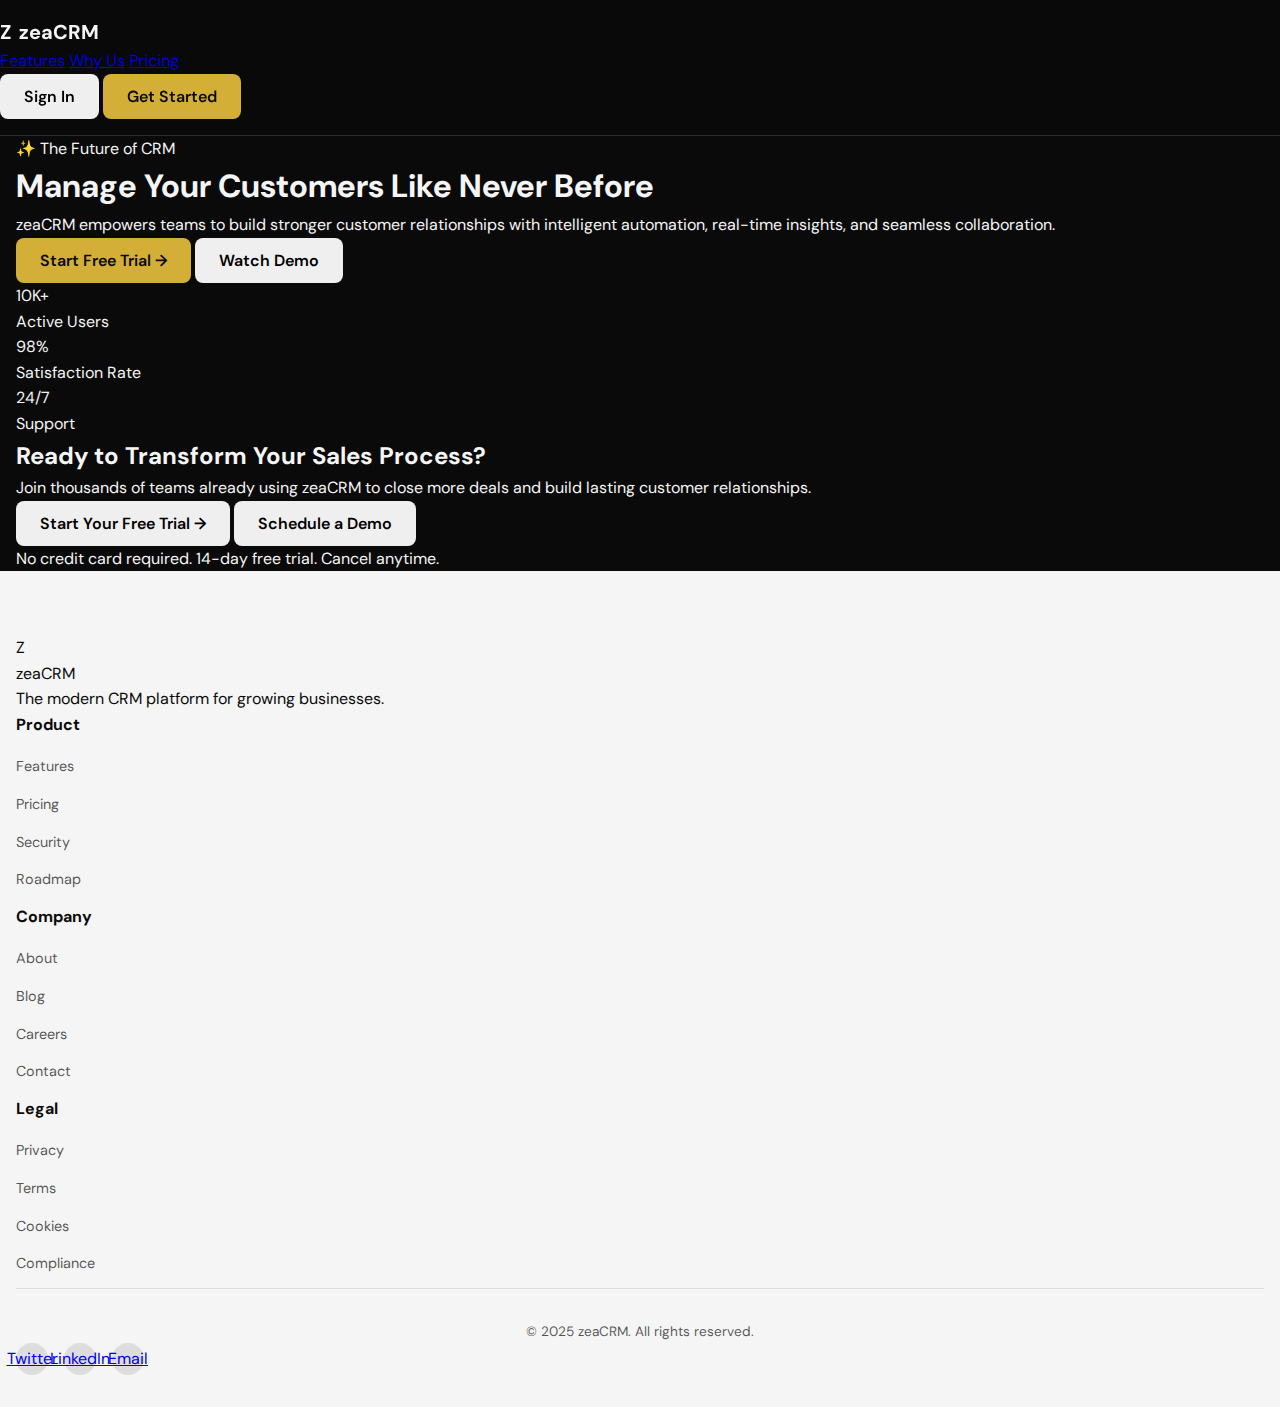
<file: index.html>
<!DOCTYPE html>
<html lang="en">
<head>
    <meta charset="UTF-8">
    <meta name="viewport" content="width=device-width, initial-scale=1.0">
    <title>zeaCRM - AI-Powered CRM for the Future of Business</title>
    <link href="https://fonts.googleapis.com/css2?family=DM+Sans:wght@400;500;600;700&display=swap" rel="stylesheet">
    <link rel="stylesheet" href="styles.css">
</head>
<body>
    <!-- Header -->
    <header class="header">
        <nav class="navbar">
            <div class="nav-container">
                <a href="#" class="logo">
                    <div class="logo-icon">Z</div>
                    <span>zeaCRM</span>
                </a>

                <div class="nav-menu">
                    <a href="#features" class="nav-link">Features</a>
                    <a href="#why-us" class="nav-link">Why Us</a>
                    <a href="#pricing" class="nav-link">Pricing</a>
                </div>

                <div class="nav-buttons">
                    <button class="btn btn-outline">Sign In</button>
                    <button class="btn btn-primary">Get Started</button>
                </div>

                <button class="menu-toggle" id="menuToggle">
                    <span></span>
                    <span></span>
                    <span></span>
                </button>
            </div>
        </nav>
    </header>

    <!-- Hero Section -->
    <section class="hero">
        <div class="container">
            <div class="hero-content">
                <div class="hero-left">
                    <div class="badge">✨ The Future of CRM</div>
                    <h1>Manage Your Customers Like Never Before</h1>
                    <p>zeaCRM empowers teams to build stronger customer relationships with intelligent automation, real-time insights, and seamless collaboration.</p>
                    
                    <div class="hero-buttons">
                        <button class="btn btn-primary">Start Free Trial →</button>
                        <button class="btn btn-outline">Watch Demo</button>
                    </div>

                    <div class="hero-stats">
                        <div class="stat">
                            <p class="stat-value">10K+</p>
                            <p class="stat-label">Active Users</p>
                        </div>
                        <div class="stat">
                            <p class="stat-value">98%</p>
                            <p class="stat-label">Satisfaction Rate</p>
                        </div>
                        <div class="stat">
                            <p class="stat-value">24/7</p>
                            <p class="stat-label">Support</p>
                        </div>
                    </div>
                </div>

                <div class="hero-right">
                    <div class="hero-visual">
                        <div class="placeholder-box">
                            <div class="placeholder-line"></div>
                            <div class="placeholder-line short"></div>
                            <div class="placeholder-items">
                                <div class="placeholder-item"></div>
                                <div class="placeholder-item"></div>
                            </div>
                        </div>
                    </div>
                </div>
            </div>
        </div>
    </section>

    <!-- CTA Section -->
    <section class="cta">
        <div class="container">
            <h2>Ready to Transform Your Sales Process?</h2>
            <p>Join thousands of teams already using zeaCRM to close more deals and build lasting customer relationships.</p>
            <div class="cta-buttons">
                <button class="btn btn-light">Start Your Free Trial →</button>
                <button class="btn btn-outline-light">Schedule a Demo</button>
            </div>
            <p class="cta-note">No credit card required. 14-day free trial. Cancel anytime.</p>
        </div>
    </section>

    <!-- Footer -->
    <footer class="footer">
        <div class="container">
            <div class="footer-grid">
                <div class="footer-section">
                    <div class="footer-logo">
                        <div class="logo-icon">Z</div>
                        <span>zeaCRM</span>
                    </div>
                    <p>The modern CRM platform for growing businesses.</p>
                </div>

                <div class="footer-section">
                    <h4>Product</h4>
                    <ul>
                        <li><a href="#">Features</a></li>
                        <li><a href="#">Pricing</a></li>
                        <li><a href="#">Security</a></li>
                        <li><a href="#">Roadmap</a></li>
                    </ul>
                </div>

                <div class="footer-section">
                    <h4>Company</h4>
                    <ul>
                        <li><a href="#">About</a></li>
                        <li><a href="#">Blog</a></li>
                        <li><a href="#">Careers</a></li>
                        <li><a href="#">Contact</a></li>
                    </ul>
                </div>

                <div class="footer-section">
                    <h4>Legal</h4>
                    <ul>
                        <li><a href="#">Privacy</a></li>
                        <li><a href="#">Terms</a></li>
                        <li><a href="#">Cookies</a></li>
                        <li><a href="#">Compliance</a></li>
                    </ul>
                </div>
            </div>

            <div class="footer-bottom">
                <p>© 2025 zeaCRM. All rights reserved.</p>
                <div class="social-links">
                    <a href="#">Twitter</a>
                    <a href="#">LinkedIn</a>
                    <a href="#">Email</a>
                </div>
            </div>
        </div>
    </footer>

    <script src="script.js"></script>
</body>
</html>
</file>
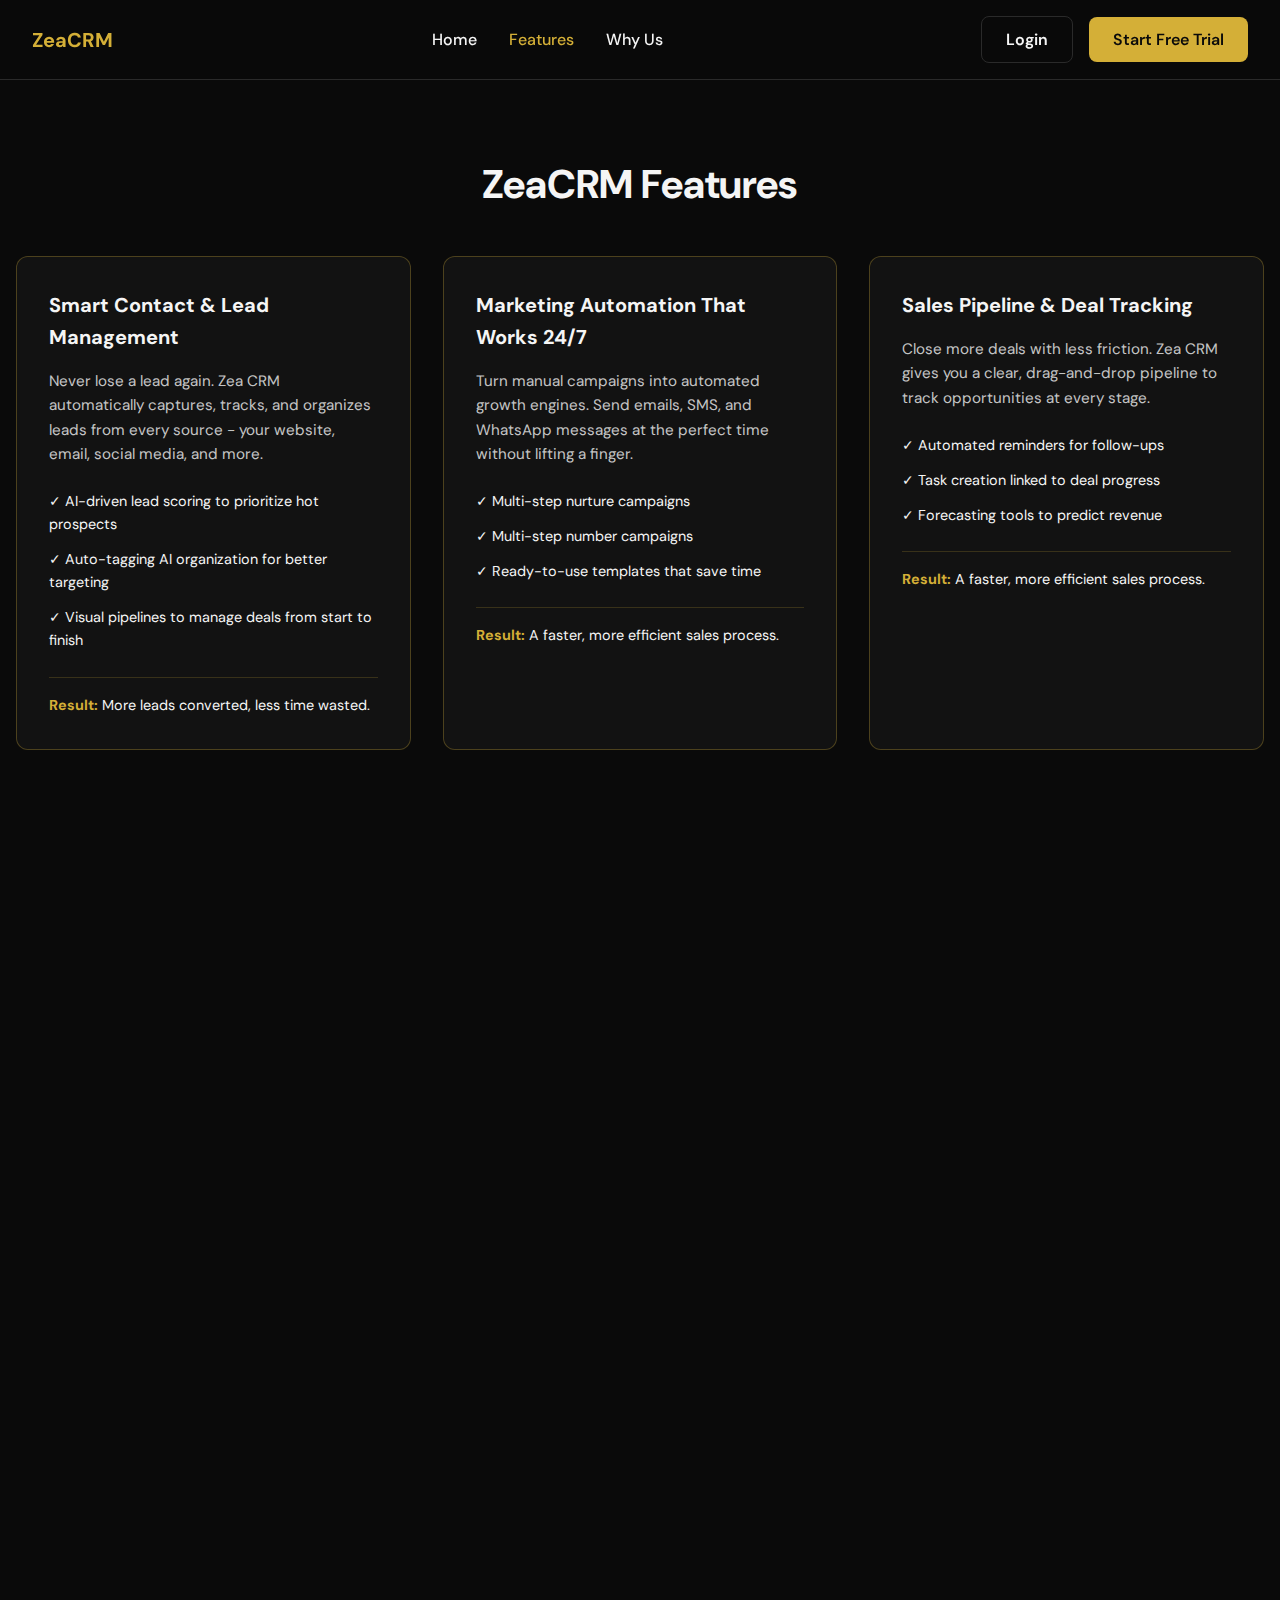
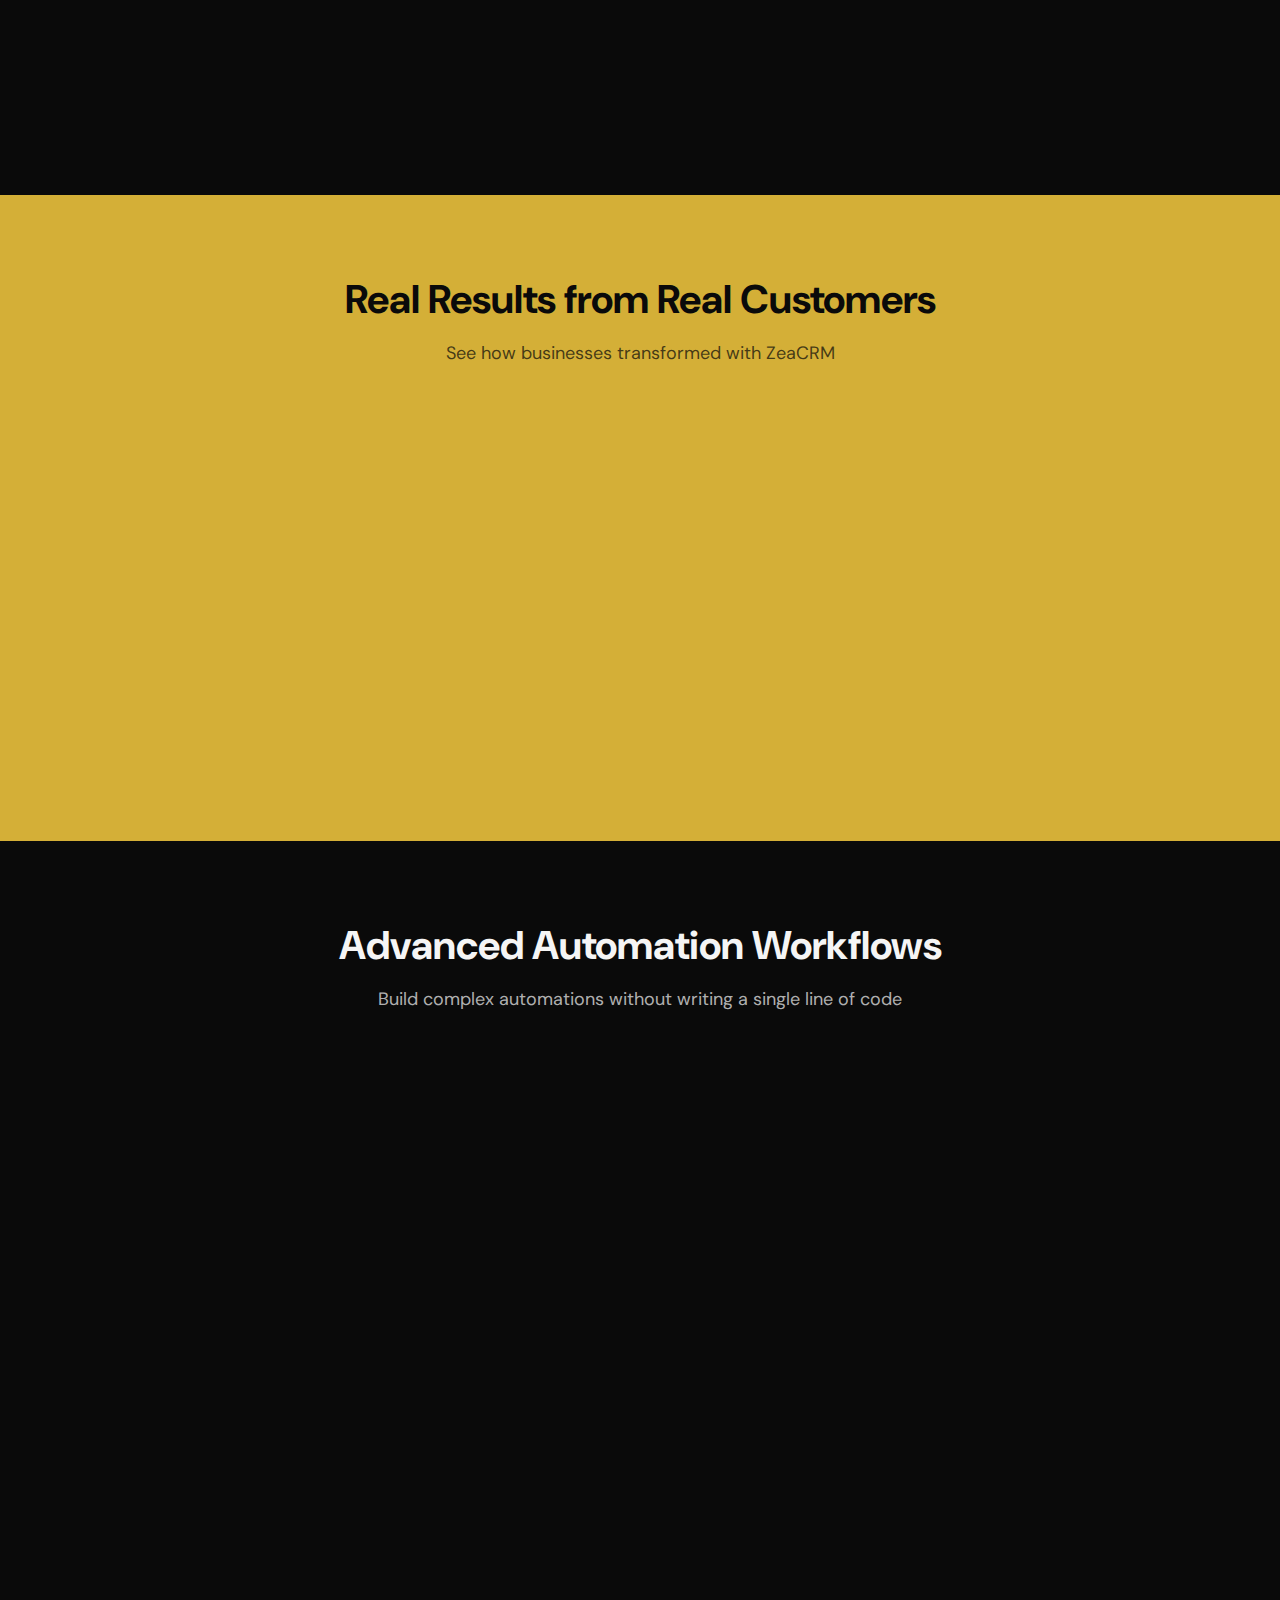
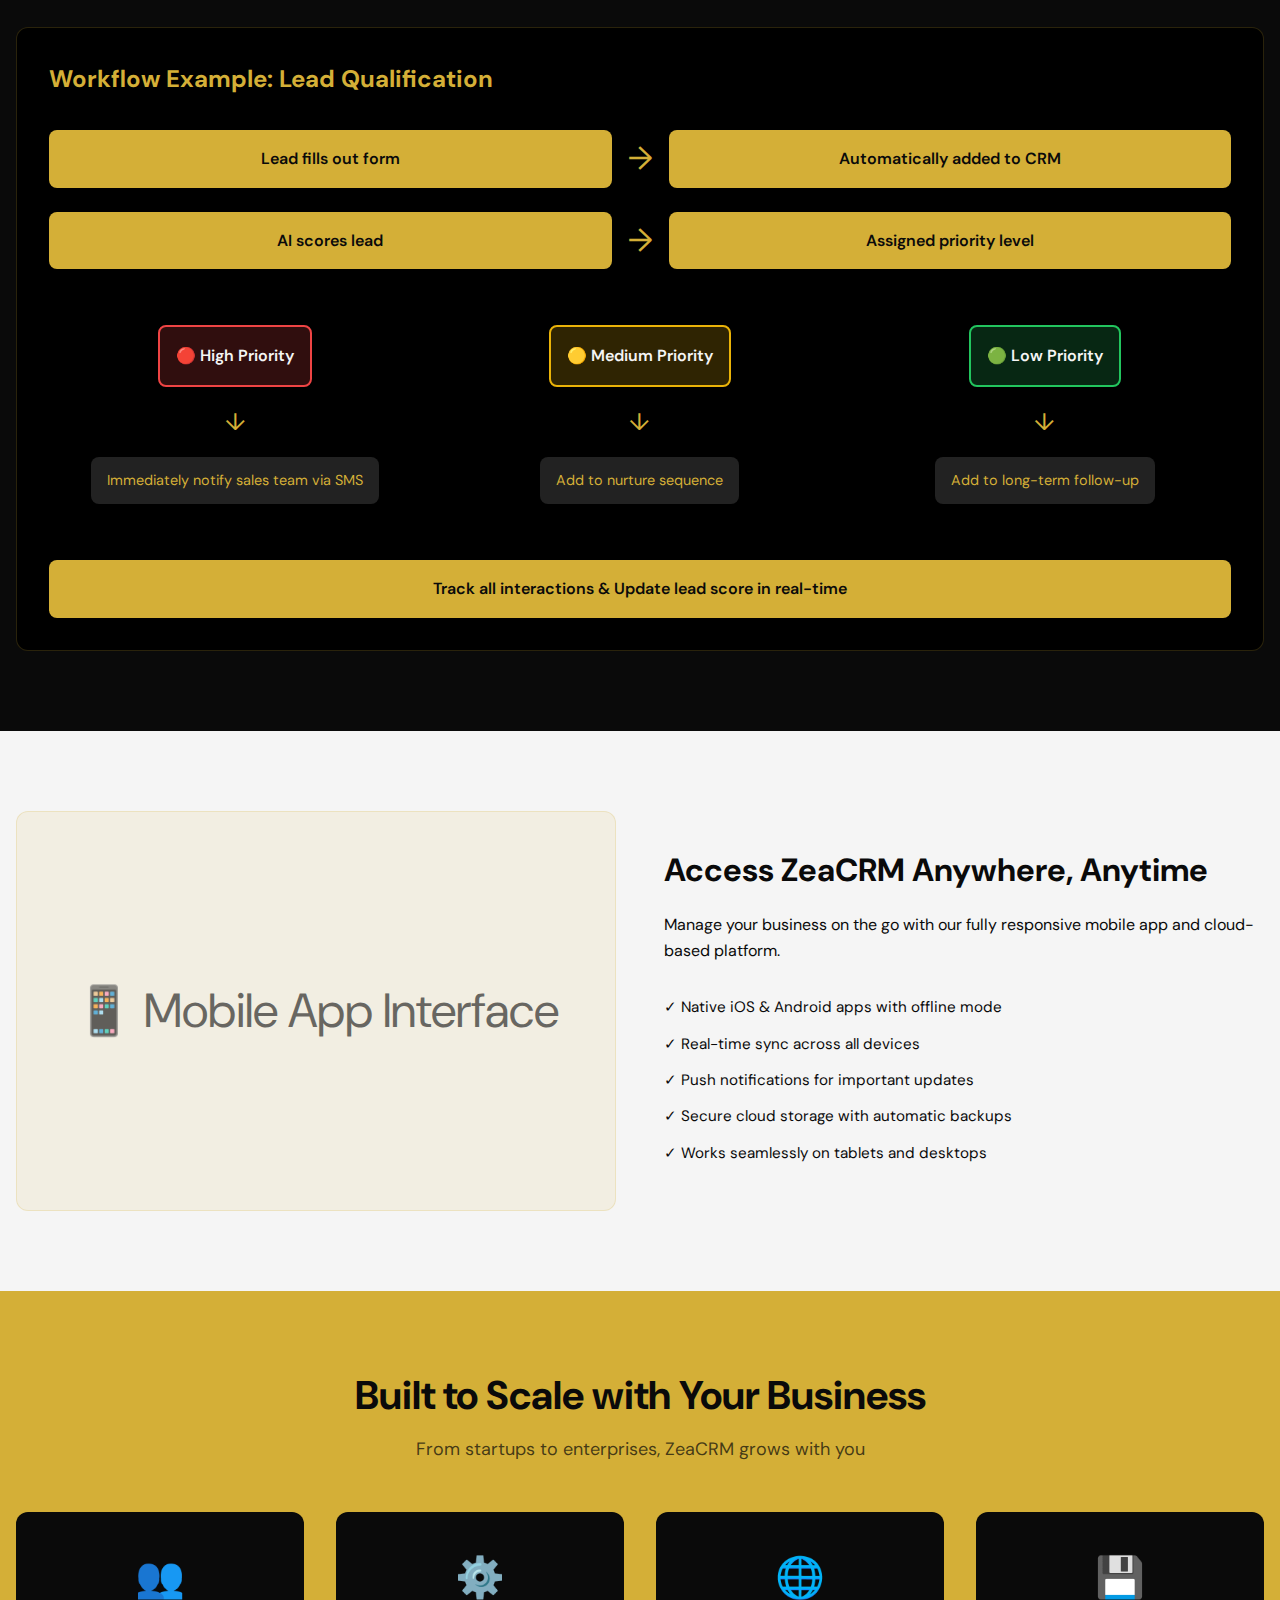
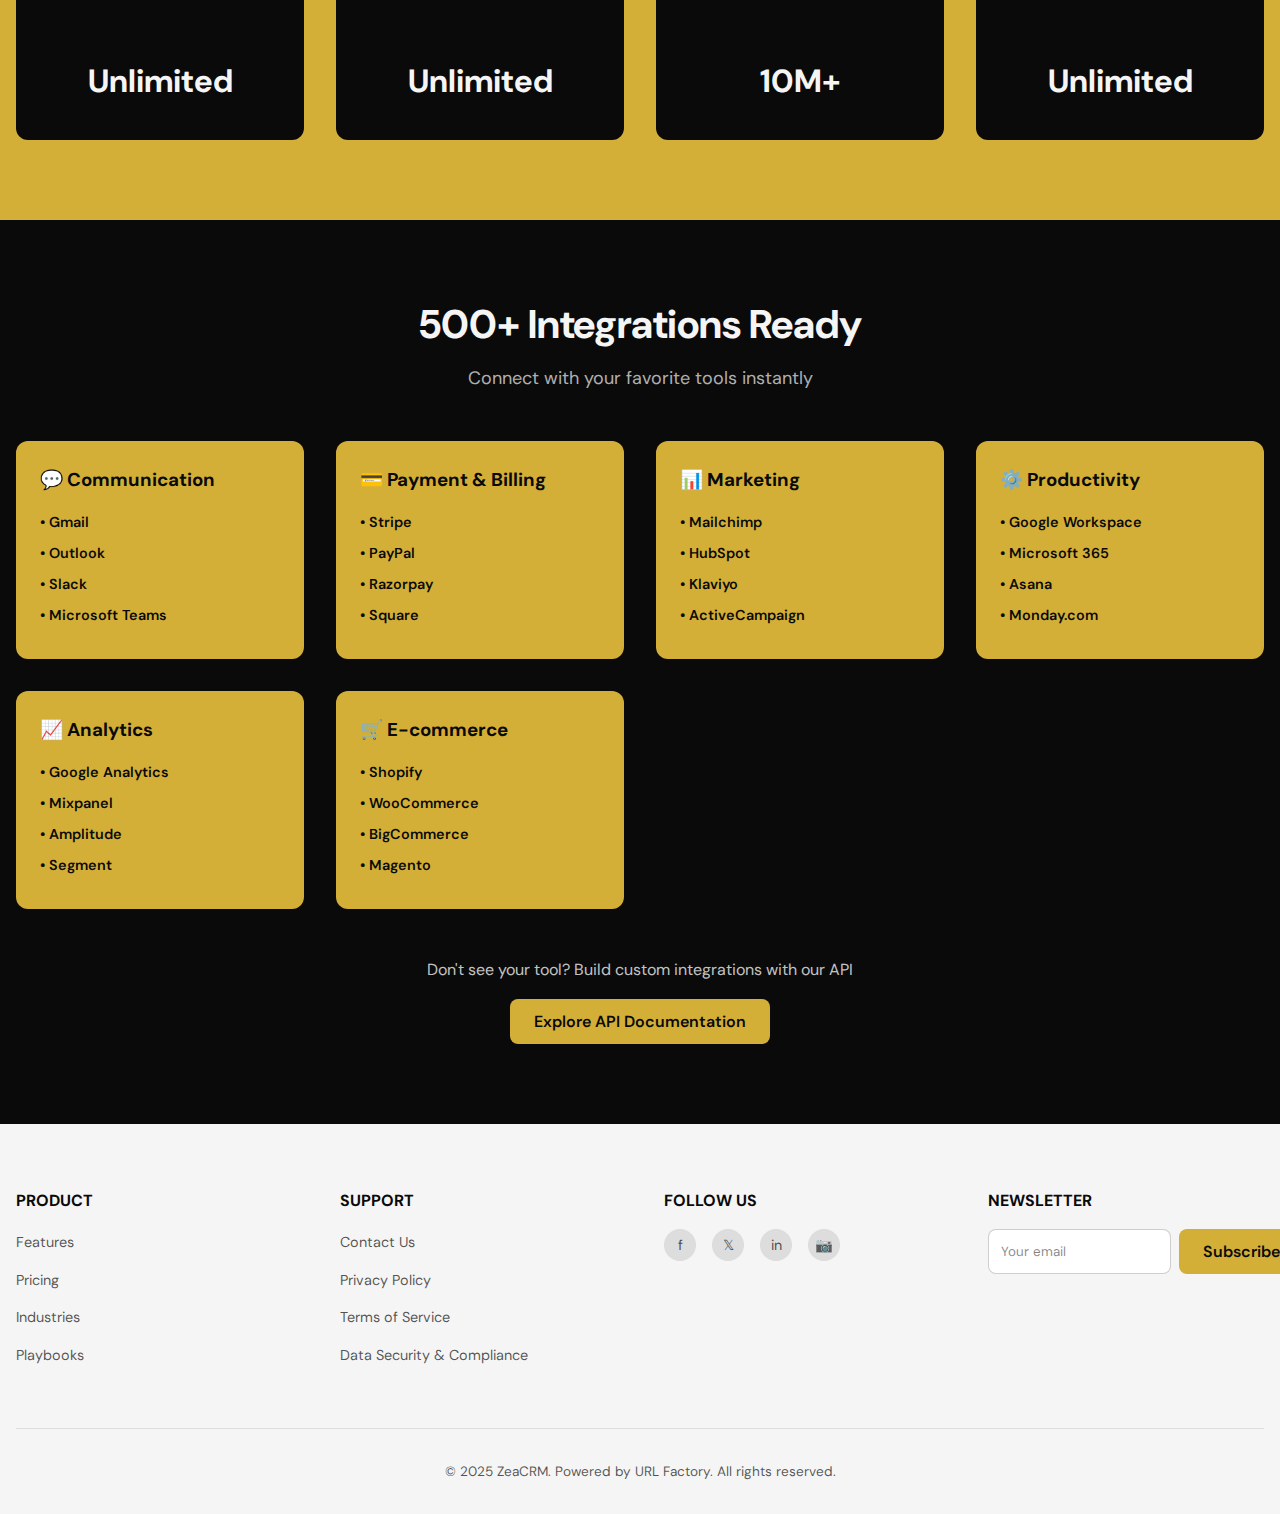
<file: features.html>
<!DOCTYPE html>
<html lang="en">
<head>
    <meta charset="UTF-8">
    <meta name="viewport" content="width=device-width, initial-scale=1.0">
    <title>Features - ZeaCRM</title>
    <link href="https://fonts.googleapis.com/css2?family=DM+Sans:wght@400;500;600;700&display=swap" rel="stylesheet">
    <link rel="stylesheet" href="styles.css">
</head>
<body>
    <!-- Header -->
    <header class="header">
        <div class="container">
            <div class="header-content">
                <div class="logo">
                    <a href="">
                        <span class="logo-text">ZeaCRM</span>
                    </a>
                </div>
                <nav class="nav">
                    <a href="">Home</a>
                    <a href="features.html" class="active">Features</a>
                    <a href="why-us.html">Why Us</a>
                </nav>
                <div class="header-buttons">
                    <button class="btn btn-secondary">Login</button>
                    <button class="btn btn-primary">Start Free Trial</button>
                </div>
                <button class="menu-toggle" id="menuToggle">☰</button>
            </div>
        </div>
    </header>

    <!-- Features Section -->
    <section class="features-section">
        <div class="container">
            <div class="section-header">
                <h1>ZeaCRM Features</h1>
            </div>

            <!-- 9 Feature Cards -->
            <div class="features-grid">
                <div class="feature-card">
                    <h3>Smart Contact & Lead Management</h3>
                    <p>Never lose a lead again. Zea CRM automatically captures, tracks, and organizes leads from every source - your website, email, social media, and more.</p>
                    <ul class="benefits-list">
                        <li>✓ AI-driven lead scoring to prioritize hot prospects</li>
                        <li>✓ Auto-tagging AI organization for better targeting</li>
                        <li>✓ Visual pipelines to manage deals from start to finish</li>
                    </ul>
                    <div class="result-box">
                        <strong>Result:</strong> More leads converted, less time wasted.
                    </div>
                </div>

                <div class="feature-card">
                    <h3>Marketing Automation That Works 24/7</h3>
                    <p>Turn manual campaigns into automated growth engines. Send emails, SMS, and WhatsApp messages at the perfect time without lifting a finger.</p>
                    <ul class="benefits-list">
                        <li>✓ Multi-step nurture campaigns</li>
                        <li>✓ Multi-step number campaigns</li>
                        <li>✓ Ready-to-use templates that save time</li>
                    </ul>
                    <div class="result-box">
                        <strong>Result:</strong> A faster, more efficient sales process.
                    </div>
                </div>

                <div class="feature-card">
                    <h3>Sales Pipeline & Deal Tracking</h3>
                    <p>Close more deals with less friction. Zea CRM gives you a clear, drag-and-drop pipeline to track opportunities at every stage.</p>
                    <ul class="benefits-list">
                        <li>✓ Automated reminders for follow-ups</li>
                        <li>✓ Task creation linked to deal progress</li>
                        <li>✓ Forecasting tools to predict revenue</li>
                    </ul>
                    <div class="result-box">
                        <strong>Result:</strong> A faster, more efficient sales process.
                    </div>
                </div>

                <div class="feature-card">
                    <h3>Appointment & Scheduling System</h3>
                    <p>Say goodbye to double bookings and missed meetings. Zea CRM makes scheduling effortless.</p>
                    <ul class="benefits-list">
                        <li>✓ Online booking pages for clients</li>
                        <li>✓ Auto-reminders via SMS or email</li>
                        <li>✓ Seamless sync with Google & Outlook calendars</li>
                    </ul>
                    <div class="result-box">
                        <strong>Result:</strong> Fewer no-shows, more productive time.
                    </div>
                </div>

                <div class="feature-card">
                    <h3>AI-Powered Conversations</h3>
                    <p>Bring all your communication into one place. Zea CRM's unified inbox connects email, SMS, WhatsApp, and social media.</p>
                    <ul class="benefits-list">
                        <li>✓ AI-assisted replies that save time</li>
                        <li>✓ Automatic follow-up suggestions</li>
                        <li>✓ Chatbots to capture leads 24/7</li>
                    </ul>
                    <div class="result-box">
                        <strong>Result:</strong> Faster response, happier customers.
                    </div>
                </div>

                <div class="feature-card">
                    <h3>Reputation & Review Management</h3>
                    <p>Your reputation is your brand. Zea CRM helps you collect and showcase positive reviews automatically.</p>
                    <ul class="benefits-list">
                        <li>✓ Automated review requests after purchases or visits</li>
                        <li>✓ Centralized review management dashboard</li>
                        <li>✓ Display positive reviews on your website</li>
                    </ul>
                    <div class="result-box">
                        <strong>Result:</strong> More trust, more customers.
                    </div>
                </div>

                <div class="feature-card">
                    <h3>Payments & Invoicing</h3>
                    <p>Make it easy for clients to pay you. Zea CRM simplifies billing and integrated payments.</p>
                    <ul class="benefits-list">
                        <li>✓ Online invoices with one-click payment</li>
                        <li>✓ Automated reminders for pending dues</li>
                        <li>✓ Support for Stripe, Razorpay, PayPal & more</li>
                    </ul>
                    <div class="result-box">
                        <strong>Result:</strong> Faster payments, smoother cash flow.
                    </div>
                </div>

                <div class="feature-card">
                    <h3>Analytics & Reporting</h3>
                    <p>Turn your data into insights. Zea CRM gives you real-time reports on every metric that matters.</p>
                    <ul class="benefits-list">
                        <li>✓ Visual dashboards for sales & marketing performance</li>
                        <li>✓ Custom reports tailored to your KPIs</li>
                        <li>✓ Predictive analytics to plan growth</li>
                    </ul>
                    <div class="result-box">
                        <strong>Result:</strong> Clarity on what's working—and what's not.
                    </div>
                </div>

                <div class="feature-card">
                    <h3>Seamless Integrations</h3>
                    <p>Already using tools you love? Zea CRM connects with them all.</p>
                    <ul class="benefits-list">
                        <li>✓ Email marketing platforms, payment gateways, and social channels</li>
                        <li>✓ Zapier & API support for advanced workflows</li>
                        <li>✓ Third-party apps for limitless automation</li>
                    </ul>
                    <div class="result-box">
                        <strong>Result:</strong> A CRM that grows with your business.
                    </div>
                </div>
            </div>
        </div>
    </section>

    <!-- Real Results Section (Yellow Background) -->
    <section class="section-yellow">
        <div class="container">
            <div class="section-header">
                <h2>Real Results from Real Customers</h2>
                <p>See how businesses transformed with ZeaCRM</p>
            </div>

            <div class="results-grid">
                <div class="result-card">
                    <div class="result-stat">340%</div>
                    <div class="result-label">ROI Increase</div>
                    <p style="color: var(--primary);">"ZeaCRM helped us automate our entire sales process. We're closing deals 3x faster."</p>
                    <p style="color: var(--foreground);" class="result-author">— Sarah Chen, Sales Director at TechFlow</p>
                </div>

                <div class="result-card">
                    <div class="result-stat">45%</div>
                    <div class="result-label">Time Saved</div>
                    <p style="color: var(--primary);">"Our team spends less time on admin and more time selling. Productivity is through the roof."</p>
                    <p style="color: var(--foreground);" class="result-author">— Marcus Johnson, VP Sales at RetailPro</p>
                </div>

                <div class="result-card">
                    <div class="result-stat">$2.5M</div>
                    <div class="result-label">Revenue Generated</div>
                    <p style="color: var(--primary);">"The AI lead scoring identified high-value prospects we were missing. Game changer."</p>
                    <p style="color: var(--foreground);" class="result-author">— Lisa Rodriguez, CEO at HealthCare Solutions</p>
                </div>

                <div class="result-card">
                    <div class="result-stat">92%</div>
                    <div class="result-label">Customer Satisfaction</div>
                    <p style="color: var(--primary);">"Our customers love the automated follow-ups and personalized communication."</p>
                    <p style="color: var(--foreground);" class="result-author">— David Park, Customer Success Manager at GrowthHub</p>
                </div>
            </div>
        </div>
    </section>

    <!-- Advanced Automation Section (Dark Background) -->
    <section class="section-dark">
        <div class="container">
            <div class="section-header">
                <h2>Advanced Automation Workflows</h2>
                <p>Build complex automations without writing a single line of code</p>
            </div>

            <div class="automation-grid">
                <div class="automation-card">
                    <div class="automation-icon">⚡</div>
                    <h3>Trigger-Based Actions</h3>
                    <p>Set up workflows that automatically execute when specific events occur</p>
                </div>
                <div class="automation-card">
                    <div class="automation-icon">🔄</div>
                    <h3>Multi-Step Sequences</h3>
                    <p>Create complex automation chains with conditional logic and delays</p>
                </div>
                <div class="automation-card">
                    <div class="automation-icon">📈</div>
                    <h3>Performance Tracking</h3>
                    <p>Monitor automation effectiveness with detailed analytics and reports</p>
                </div>
                <div class="automation-card">
                    <div class="automation-icon">🔒</div>
                    <h3>Smart Conditions</h3>
                    <p>Use AI-powered conditions to make intelligent routing decisions</p>
                </div>
                <div class="automation-card">
                    <div class="automation-icon">💻</div>
                    <h3>Custom Scripts</h3>
                    <p>Advanced users can write custom JavaScript for unlimited flexibility</p>
                </div>
                <div class="automation-card">
                    <div class="automation-icon">📋</div>
                    <h3>Workflow Templates</h3>
                    <p>Start with pre-built templates for common business processes</p>
                </div>
            </div>

            <!-- Flowchart Section -->
            <div class="flowchart-section">
                <h3>Workflow Example: Lead Qualification</h3>
                <div class="flowchart">
                    <div class="flow-step">
                        <div class="flow-box">Lead fills out form</div>
                        <div class="flow-arrow">→</div>
                        <div class="flow-box">Automatically added to CRM</div>
                    </div>

                    <div class="flow-step">
                        <div class="flow-box">AI scores lead</div>
                        <div class="flow-arrow">→</div>
                        <div class="flow-box">Assigned priority level</div>
                    </div>

                    <div class="flow-branches">
                        <div class="flow-branch high">
                            <div class="branch-label">🔴 High Priority</div>
                            <div class="branch-arrow">↓</div>
                            <div class="branch-action">Immediately notify sales team via SMS</div>
                        </div>
                        <div class="flow-branch medium">
                            <div class="branch-label">🟡 Medium Priority</div>
                            <div class="branch-arrow">↓</div>
                            <div class="branch-action">Add to nurture sequence</div>
                        </div>
                        <div class="flow-branch low">
                            <div class="branch-label">🟢 Low Priority</div>
                            <div class="branch-arrow">↓</div>
                            <div class="branch-action">Add to long-term follow-up</div>
                        </div>
                    </div>

                    <div class="flow-step">
                        <div class="flow-box final">Track all interactions & Update lead score in real-time</div>
                    </div>
                </div>
            </div>
        </div>
    </section>

    <!-- Mobile Access Section (Light Background) -->
    <section class="section-light">
        <div class="container">
            <div class="mobile-section">
                <div class="mobile-image">
                    <div class="placeholder">📱 Mobile App Interface</div>
                </div>
                <div class="mobile-content">
                    <h2 style="color: var(--background);">Access ZeaCRM Anywhere, Anytime</h2>
                    <p style="color: var(--background);">Manage your business on the go with our fully responsive mobile app and cloud-based platform.</p>
                    <ul  class="mobile-features">
                        <li style="color: var(--background);">✓ Native iOS & Android apps with offline mode</li>
                        <li style="color: var(--background);">✓ Real-time sync across all devices</li>
                        <li style="color: var(--background);">✓ Push notifications for important updates</li>
                        <li style="color: var(--background);">✓ Secure cloud storage with automatic backups</li>
                        <li style="color: var(--background);">✓ Works seamlessly on tablets and desktops</li>
                    </ul>
                </div>
            </div>
        </div>
    </section>

    <!-- Scale Section (Yellow Background) -->
    <section class="section-yellow">
        <div class="container">
            <div class="section-header">
                <h2>Built to Scale with Your Business</h2>
                <p>From startups to enterprises, ZeaCRM grows with you</p>
            </div>

            <div class="scale-grid">
                <div class="scale-card">
                    <div class="scale-icon">👥</div>
                    <p class="scale-label">Contacts</p>
                    <p class="scale-value">Unlimited</p>
                </div>
                <div class="scale-card">
                    <div class="scale-icon">⚙️</div>
                    <p class="scale-label">Automation Rules</p>
                    <p class="scale-value">Unlimited</p>
                </div>
                <div class="scale-card">
                    <div class="scale-icon">🌐</div>
                    <p class="scale-label">API Calls/Month</p>
                    <p class="scale-value">10M+</p>
                </div>
                <div class="scale-card">
                    <div class="scale-icon">💾</div>
                    <p class="scale-label">Storage</p>
                    <p class="scale-value">Unlimited</p>
                </div>
            </div>
        </div>
    </section>

    <!-- Integrations Section (Dark Background) -->
    <section class="section-dark">
        <div class="container">
            <div class="section-header">
                <h2>500+ Integrations Ready</h2>
                <p>Connect with your favorite tools instantly</p>
            </div>

            <div class="integrations-grid">
                <div class="integration-card">
                    <h3>💬 Communication</h3>
                    <ul>
                        <li>• Gmail</li>
                        <li>• Outlook</li>
                        <li>• Slack</li>
                        <li>• Microsoft Teams</li>
                    </ul>
                </div>
                <div class="integration-card">
                    <h3>💳 Payment & Billing</h3>
                    <ul>
                        <li>• Stripe</li>
                        <li>• PayPal</li>
                        <li>• Razorpay</li>
                        <li>• Square</li>
                    </ul>
                </div>
                <div class="integration-card">
                    <h3>📊 Marketing</h3>
                    <ul>
                        <li>• Mailchimp</li>
                        <li>• HubSpot</li>
                        <li>• Klaviyo</li>
                        <li>• ActiveCampaign</li>
                    </ul>
                </div>
                <div class="integration-card">
                    <h3>⚙️ Productivity</h3>
                    <ul>
                        <li>• Google Workspace</li>
                        <li>• Microsoft 365</li>
                        <li>• Asana</li>
                        <li>• Monday.com</li>
                    </ul>
                </div>
                <div class="integration-card">
                    <h3>📈 Analytics</h3>
                    <ul>
                        <li>• Google Analytics</li>
                        <li>• Mixpanel</li>
                        <li>• Amplitude</li>
                        <li>• Segment</li>
                    </ul>
                </div>
                <div class="integration-card">
                    <h3>🛒 E-commerce</h3>
                    <ul>
                        <li>• Shopify</li>
                        <li>• WooCommerce</li>
                        <li>• BigCommerce</li>
                        <li>• Magento</li>
                    </ul>
                </div>
            </div>

            <div class="integration-cta">
                <p>Don't see your tool? Build custom integrations with our API</p>
                <button class="btn btn-primary">Explore API Documentation</button>
            </div>
        </div>
    </section>

    <!-- Footer -->
    <footer class="footer">
        <div class="container">
            <div class="footer-content">
                <div class="footer-section">
                    <h4>PRODUCT</h4>
                    <ul>
                        <li><a href="#">Features</a></li>
                        <li><a href="#">Pricing</a></li>
                        <li><a href="#">Industries</a></li>
                        <li><a href="#">Playbooks</a></li>
                    </ul>
                </div>
                <div class="footer-section">
                    <h4>SUPPORT</h4>
                    <ul>
                        <li><a href="#">Contact Us</a></li>
                        <li><a href="#">Privacy Policy</a></li>
                        <li><a href="#">Terms of Service</a></li>
                        <li><a href="#">Data Security & Compliance</a></li>
                    </ul>
                </div>
                <div class="footer-section">
                    <h4>FOLLOW US</h4>
                    <div class="social-links">
                        <a href="#">f</a>
                        <a href="#">𝕏</a>
                        <a href="#">in</a>
                        <a href="#">📷</a>
                    </div>
                </div>
                <div class="footer-section">
                    <h4>NEWSLETTER</h4>
                    <div class="newsletter">
                        <input type="email" placeholder="Your email">
                        <button class="btn btn-primary">Subscribe</button>
                    </div>
                </div>
            </div>
            <div class="footer-bottom">
                <p>&copy; 2025 ZeaCRM. Powered by URL Factory. All rights reserved.</p>
            </div>
        </div>
    </footer>

    <script src="script.js"></script>
</body>
</html>
</file>
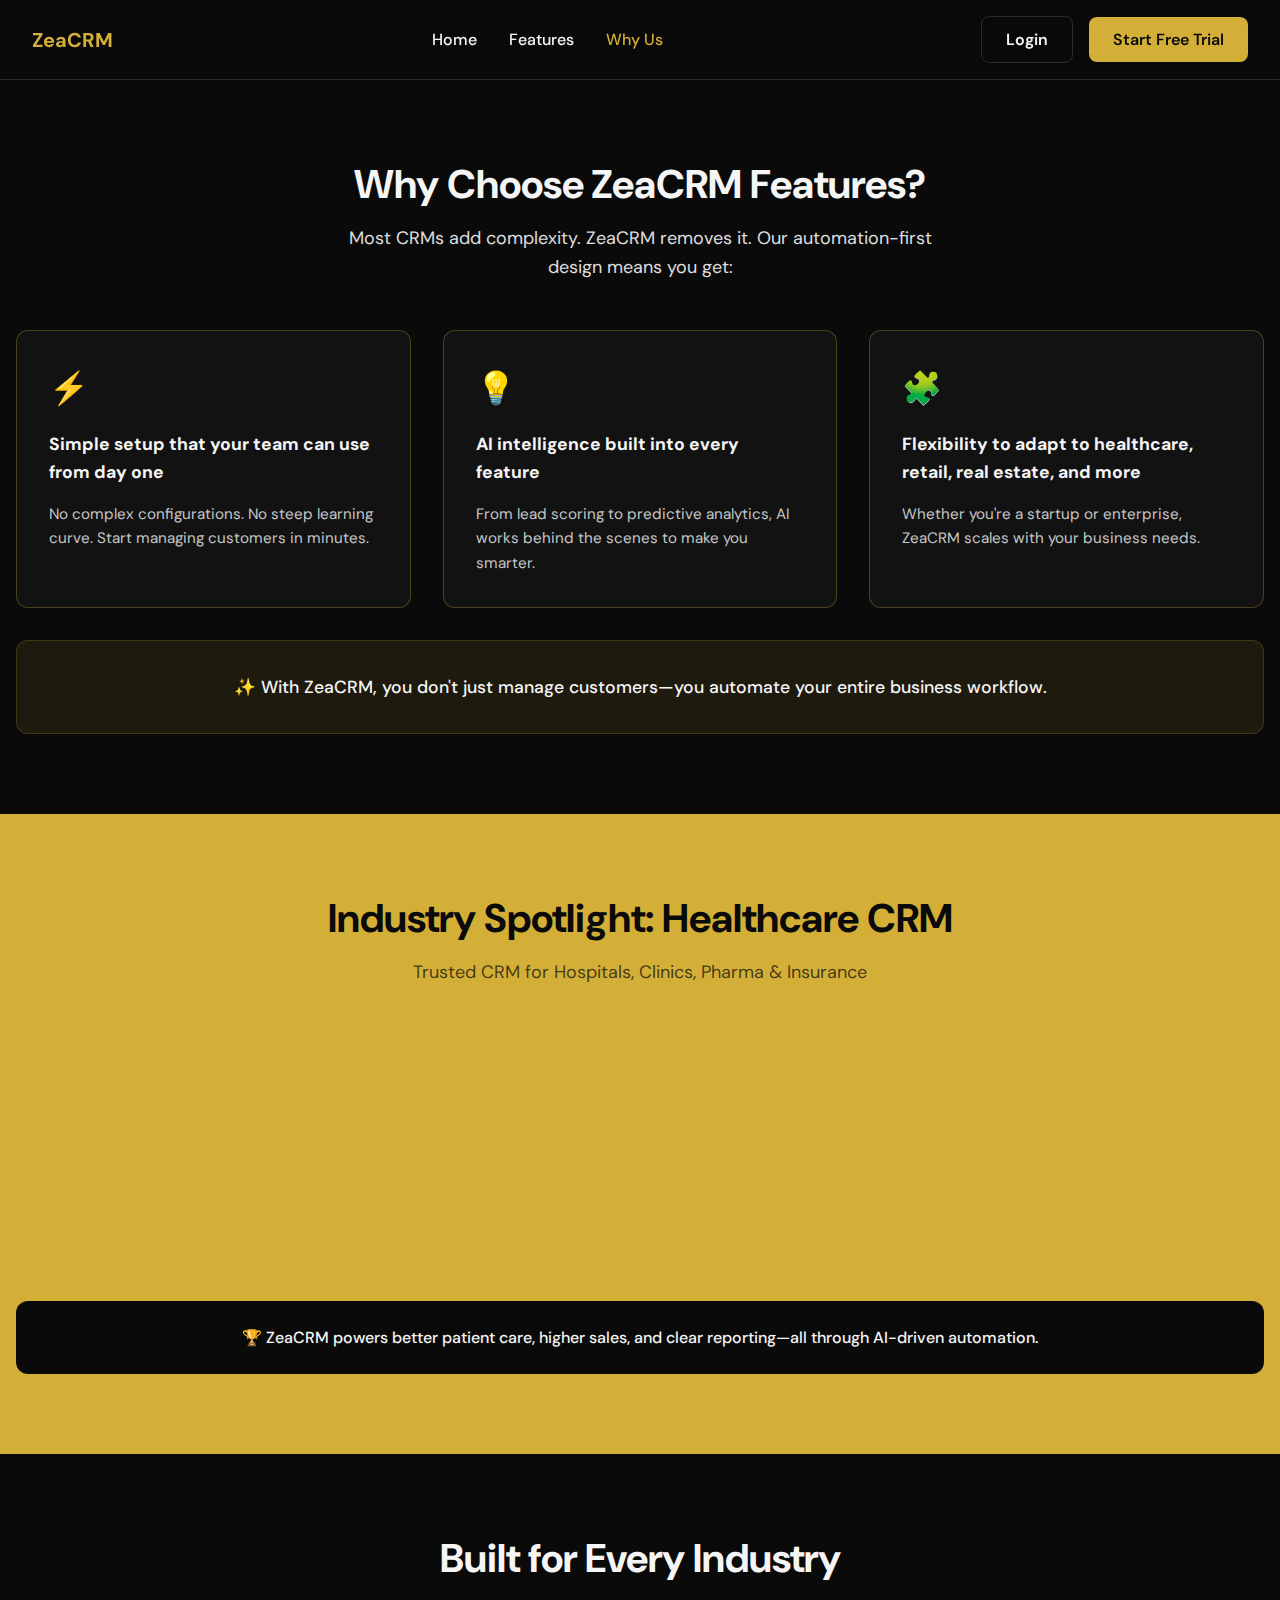
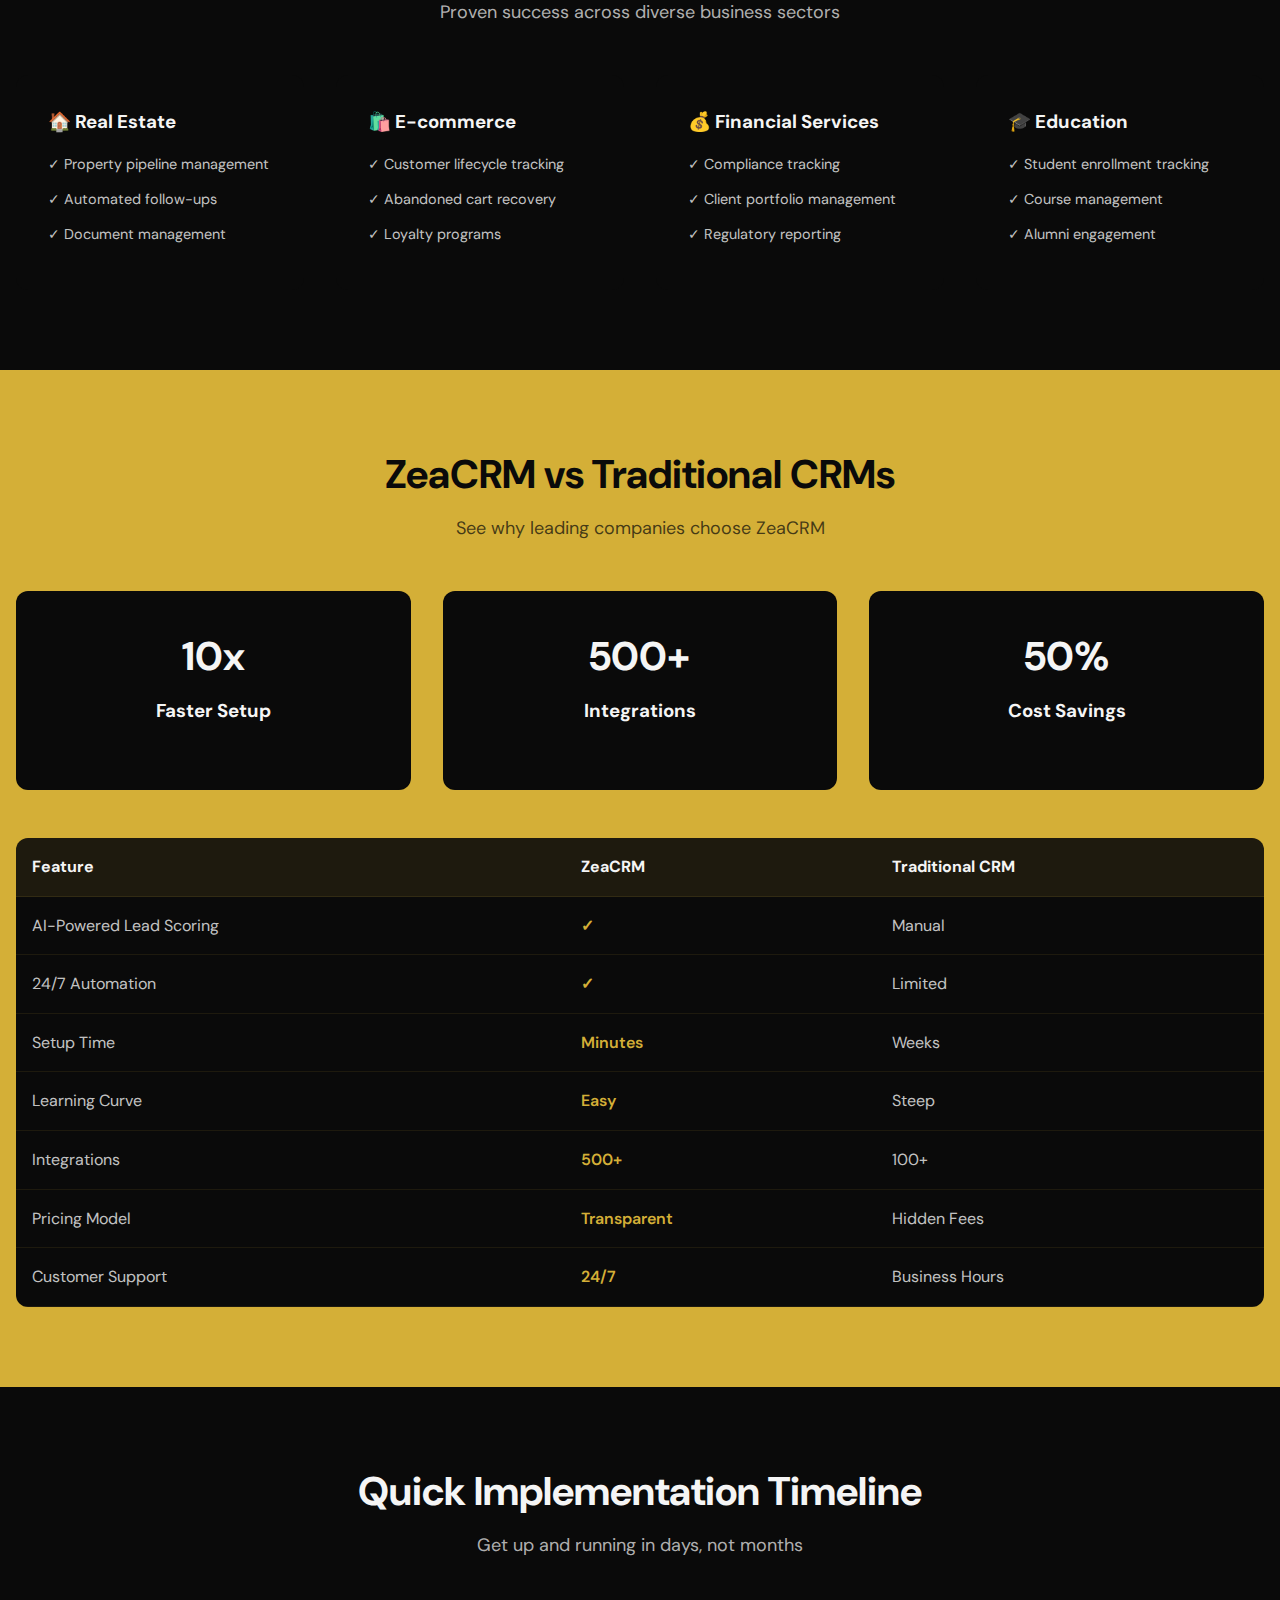
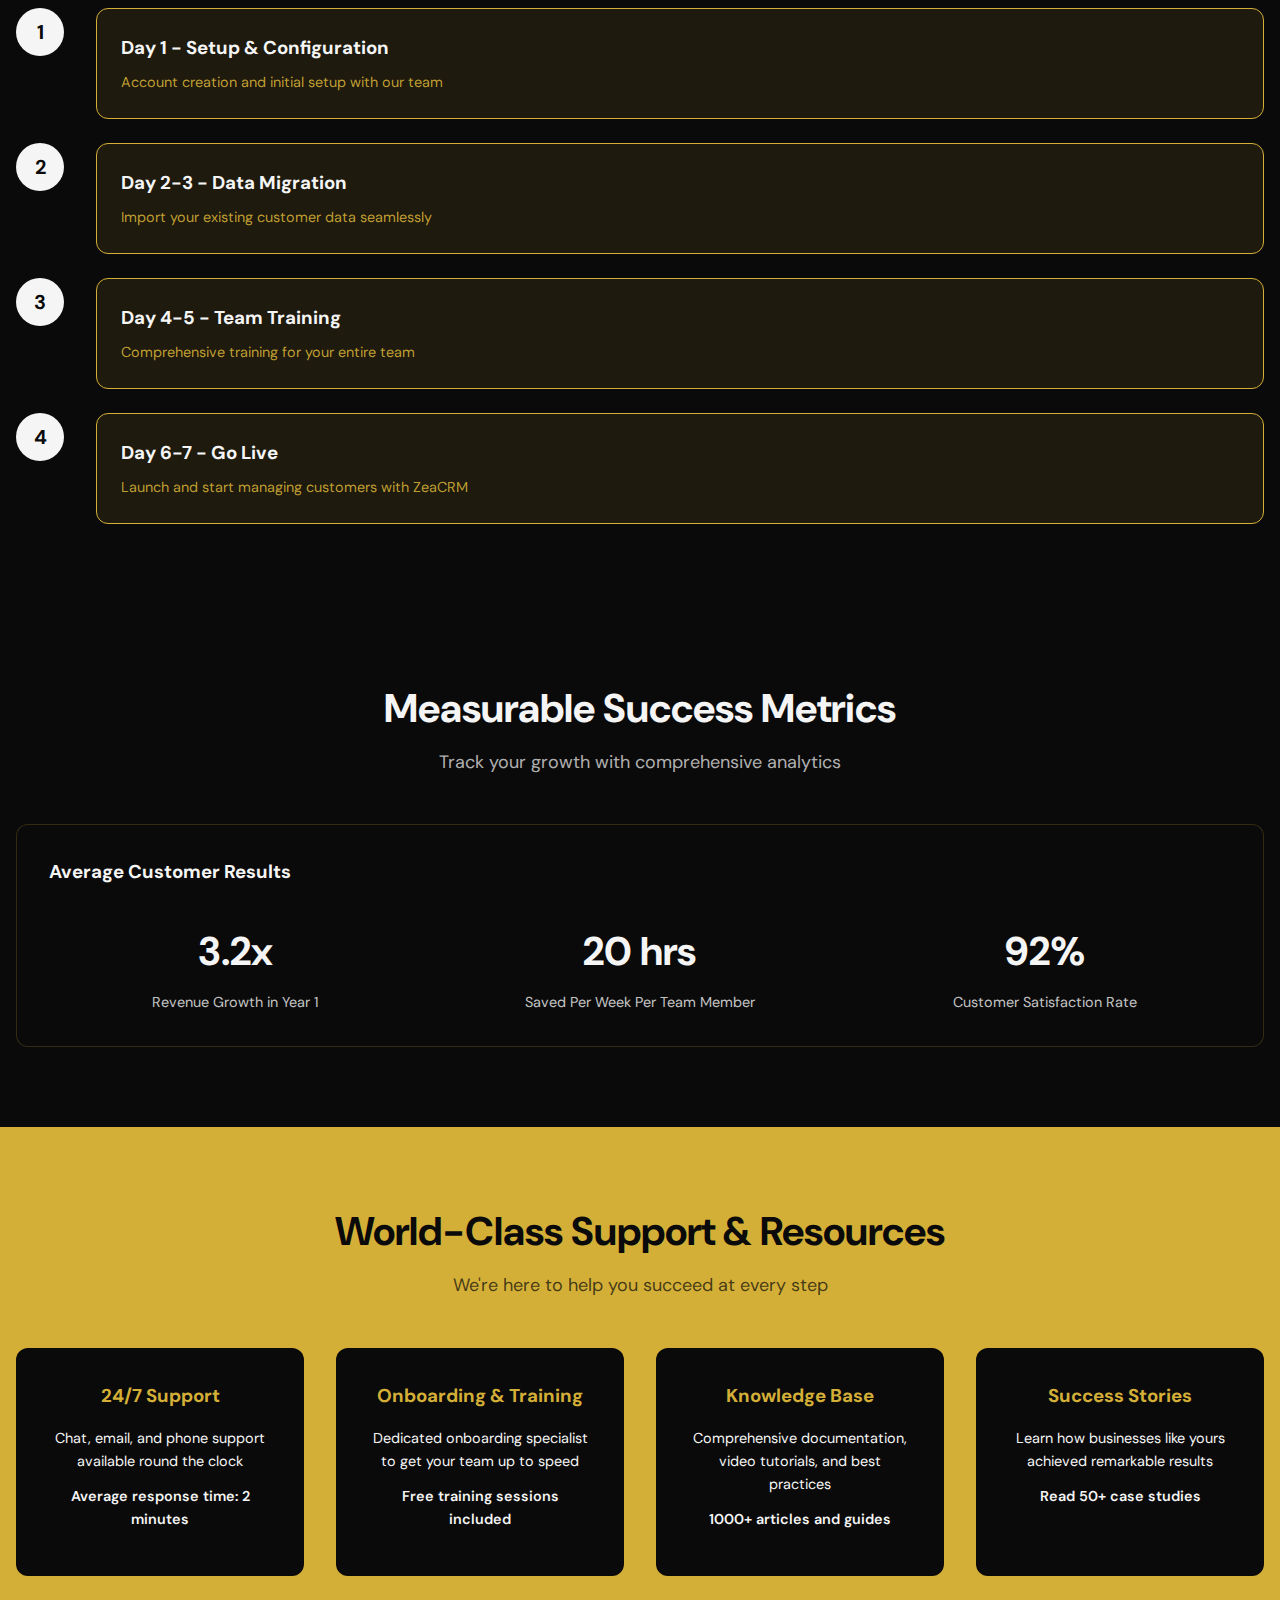
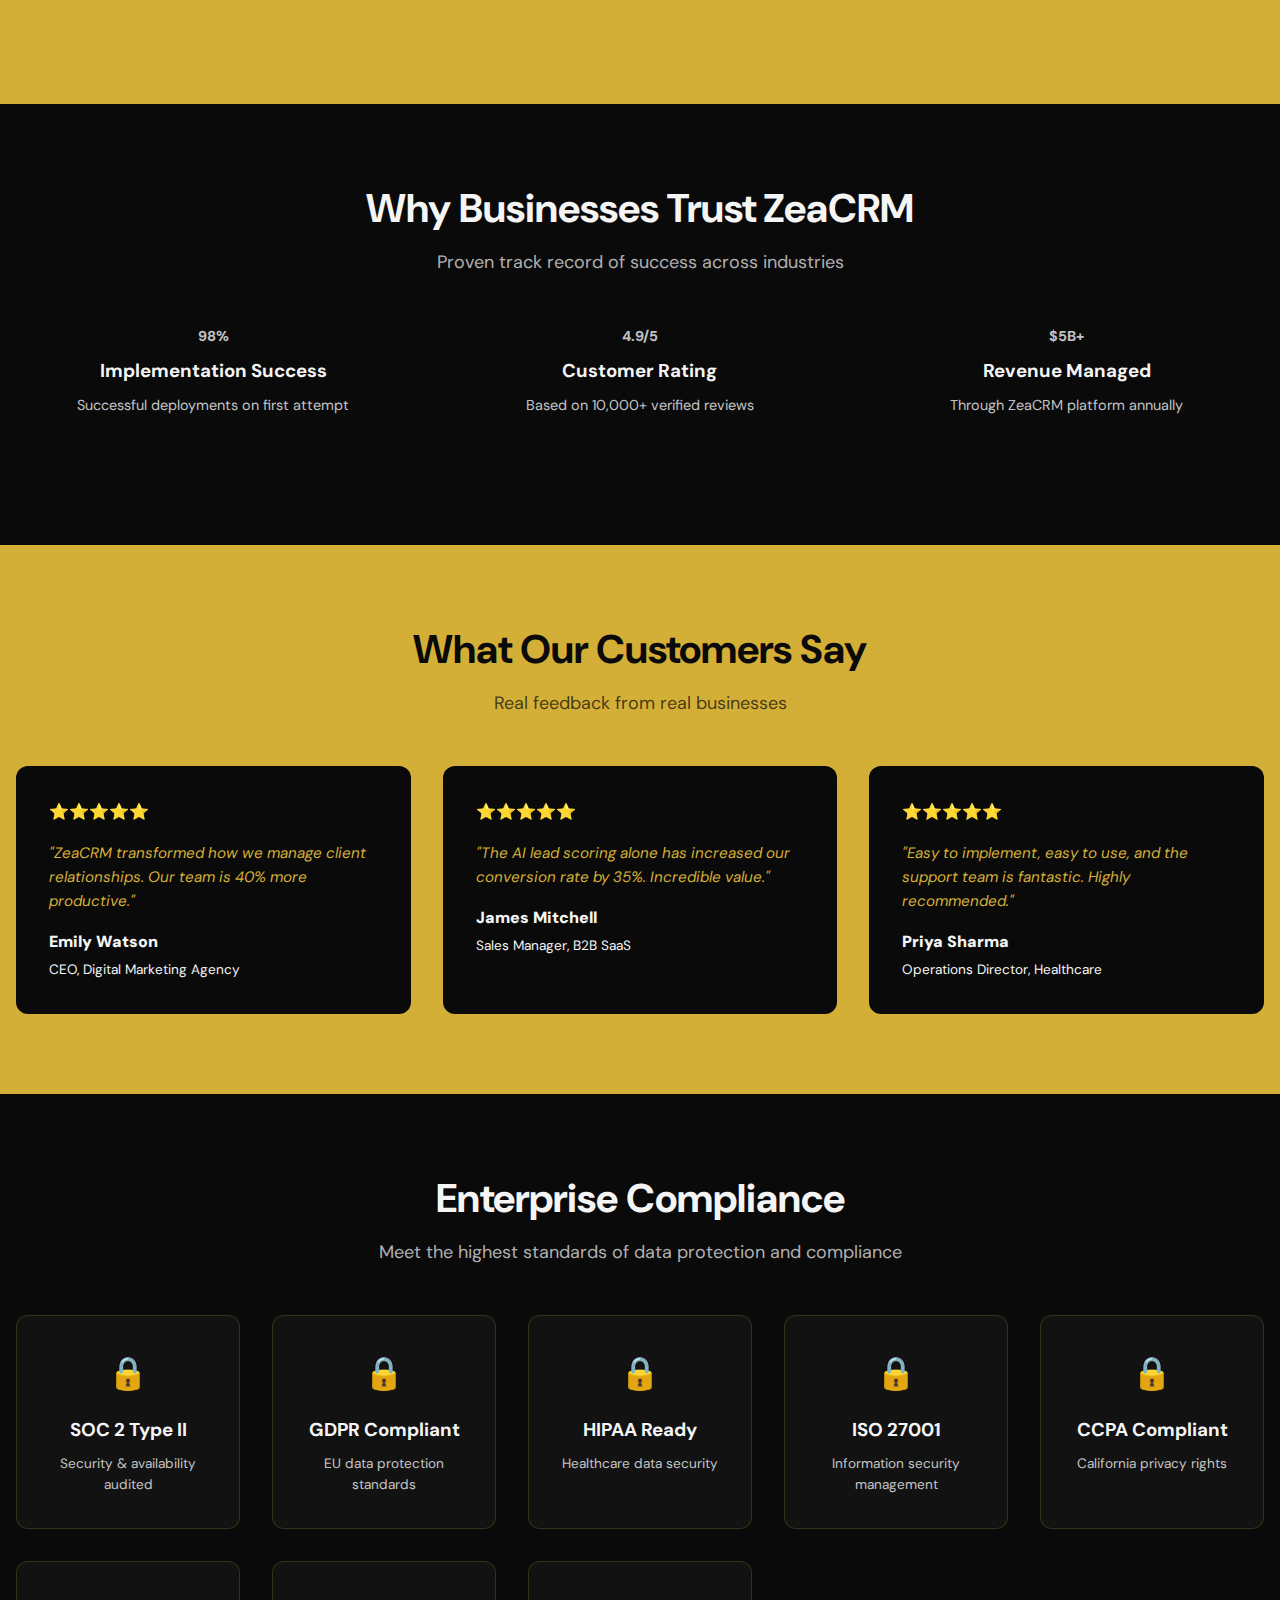
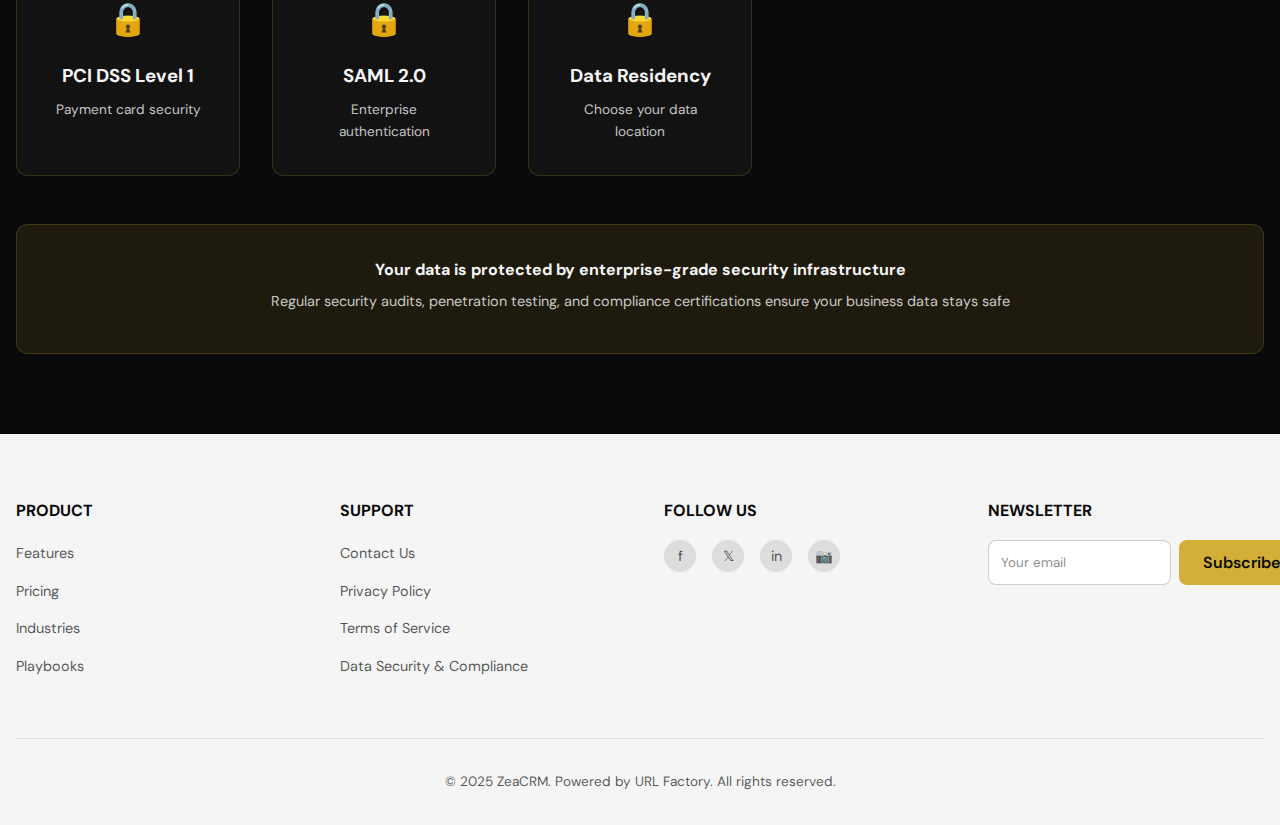
<file: why-us.html>
<!DOCTYPE html>
<html lang="en">
<head>
    <meta charset="UTF-8">
    <meta name="viewport" content="width=device-width, initial-scale=1.0">
    <title>Why Us - ZeaCRM</title>
    <link href="https://fonts.googleapis.com/css2?family=DM+Sans:wght@400;500;600;700&display=swap" rel="stylesheet">
    <link rel="stylesheet" href="styles.css">
</head>
<body>
    <!-- Header -->
    <header class="header">
        <div class="container">
            <div class="header-content">
                <div class="logo">
                    <a href="">
                        <span class="logo-text">ZeaCRM</span>
                    </a>
                </div>
                <nav class="nav">
                    <a href="">Home</a>
                    <a href="features.html">Features</a>
                    <a href="why-us.html" class="active">Why Us</a>
                </nav>
                <div class="header-buttons">
                    <button class="btn btn-secondary">Login</button>
                    <button class="btn btn-primary">Start Free Trial</button>
                </div>
                <button class="menu-toggle" id="menuToggle">☰</button>
            </div>
        </div>
    </header>

    <!-- Why Choose Section -->
    <section class="why-choose-section">
        <div class="container">
            <div class="section-header">
                <h1>Why Choose ZeaCRM Features?</h1>
                <p>Most CRMs add complexity. ZeaCRM removes it. Our automation-first design means you get:</p>
            </div>

            <div class="why-grid">
                <div class="why-card">
                    <div class="why-icon">⚡</div>
                    <h3>Simple setup that your team can use from day one</h3>
                    <p>No complex configurations. No steep learning curve. Start managing customers in minutes.</p>
                </div>
                <div class="why-card">
                    <div class="why-icon">💡</div>
                    <h3>AI intelligence built into every feature</h3>
                    <p>From lead scoring to predictive analytics, AI works behind the scenes to make you smarter.</p>
                </div>
                <div class="why-card">
                    <div class="why-icon">🧩</div>
                    <h3>Flexibility to adapt to healthcare, retail, real estate, and more</h3>
                    <p>Whether you're a startup or enterprise, ZeaCRM scales with your business needs.</p>
                </div>
            </div>

            <div class="why-statement">
                <p>✨ With ZeaCRM, you don't just manage customers—you automate your entire business workflow.</p>
            </div>
        </div>
    </section>

    <!-- Industry Spotlight Section (Yellow Background) -->
    <section class="section-yellow">
        <div class="container">
            <div class="section-header">
                <h2>Industry Spotlight: Healthcare CRM</h2>
                <p>Trusted CRM for Hospitals, Clinics, Pharma & Insurance</p>
            </div>

            <div class="industry-grid">
                <div class="industry-card">
                    <div class="industry-icon">🏥</div>
                    <h4>Hospitals & Clinics</h4>
                    <p>Manage patient records, schedule appointments, and send automated reminders</p>
                </div>
                <div class="industry-card">
                    <div class="industry-icon">💊</div>
                    <h4>Pharma Sales Teams</h4>
                    <p>Track doctor interactions, manage prescriptions, and monitor sales performance</p>
                </div>
                <div class="industry-card">
                    <div class="industry-icon">🛡️</div>
                    <h4>Insurance Providers</h4>
                    <p>Simplify claims, track customer communications, and improve retention</p>
                </div>
                <div class="industry-card">
                    <div class="industry-icon">👨‍⚕️</div>
                    <h4>Healthcare Admin</h4>
                    <p>Manage staff schedules, patient data, and billing all in one place</p>
                </div>
            </div>

            <div class="industry-statement">
                <p>🏆 ZeaCRM powers better patient care, higher sales, and clear reporting—all through AI-driven automation.</p>
            </div>
        </div>
    </section>

    <!-- Built for Every Industry Section (Dark Background) -->
    <section class="section-dark">
        <div class="container">
            <div class="section-header">
                <h2>Built for Every Industry</h2>
                <p>Proven success across diverse business sectors</p>
            </div>

            <div class="industry-benefits-grid">
                <div class="industry-benefit-card">
                    <h3>🏠 Real Estate</h3>
                    <ul>
                        <li>✓ Property pipeline management</li>
                        <li>✓ Automated follow-ups</li>
                        <li>✓ Document management</li>
                    </ul>
                </div>
                <div class="industry-benefit-card">
                    <h3>🛍️ E-commerce</h3>
                    <ul>
                        <li>✓ Customer lifecycle tracking</li>
                        <li>✓ Abandoned cart recovery</li>
                        <li>✓ Loyalty programs</li>
                    </ul>
                </div>
                <div class="industry-benefit-card">
                    <h3>💰 Financial Services</h3>
                    <ul>
                        <li>✓ Compliance tracking</li>
                        <li>✓ Client portfolio management</li>
                        <li>✓ Regulatory reporting</li>
                    </ul>
                </div>
                <div class="industry-benefit-card">
                    <h3>🎓 Education</h3>
                    <ul>
                        <li>✓ Student enrollment tracking</li>
                        <li>✓ Course management</li>
                        <li>✓ Alumni engagement</li>
                    </ul>
                </div>
            </div>
        </div>
    </section>

    <!-- Comparison Section (Yellow Background) -->
    <section class="section-yellow">
        <div class="container">
            <div class="section-header">
                <h2>ZeaCRM vs Traditional CRMs</h2>
                <p>See why leading companies choose ZeaCRM</p>
            </div>

            <div class="comparison-stats">
                <div class="stat-card">
                    <div class="stat-number">10x</div>
                    <h3>Faster Setup</h3>
                    <p>Minutes instead of weeks to get started</p>
                </div>
                <div class="stat-card">
                    <div class="stat-number">500+</div>
                    <h3>Integrations</h3>
                    <p>Connect with all your favorite tools</p>
                </div>
                <div class="stat-card">
                    <div class="stat-number">50%</div>
                    <h3>Cost Savings</h3>
                    <p>Compared to traditional enterprise CRMs</p>
                </div>
            </div>

            <div class="comparison-table">
                <table>
                    <thead>
                        <tr>
                            <th>Feature</th>
                            <th>ZeaCRM</th>
                            <th>Traditional CRM</th>
                        </tr>
                    </thead>
                    <tbody>
                        <tr>
                            <td>AI-Powered Lead Scoring</td>
                            <td class="check">✓</td>
                            <td>Manual</td>
                        </tr>
                        <tr>
                            <td>24/7 Automation</td>
                            <td class="check">✓</td>
                            <td>Limited</td>
                        </tr>
                        <tr>
                            <td>Setup Time</td>
                            <td class="check">Minutes</td>
                            <td>Weeks</td>
                        </tr>
                        <tr>
                            <td>Learning Curve</td>
                            <td class="check">Easy</td>
                            <td>Steep</td>
                        </tr>
                        <tr>
                            <td>Integrations</td>
                            <td class="check">500+</td>
                            <td>100+</td>
                        </tr>
                        <tr>
                            <td>Pricing Model</td>
                            <td class="check">Transparent</td>
                            <td>Hidden Fees</td>
                        </tr>
                        <tr>
                            <td>Customer Support</td>
                            <td class="check">24/7</td>
                            <td>Business Hours</td>
                        </tr>
                    </tbody>
                </table>
            </div>
        </div>
    </section>

    <!-- Implementation Timeline Section (Dark Background) -->
    <section class="section-dark">
        <div class="container">
            <div class="section-header">
                <h2>Quick Implementation Timeline</h2>
                <p>Get up and running in days, not months</p>
            </div>

            <div class="timeline">
                <div class="timeline-item">
                    <div class="timeline-number">1</div>
                    <div class="timeline-content">
                        <h3>Day 1 - Setup & Configuration</h3>
                        <p>Account creation and initial setup with our team</p>
                    </div>
                </div>
                <div class="timeline-item">
                    <div class="timeline-number">2</div>
                    <div class="timeline-content">
                        <h3>Day 2-3 - Data Migration</h3>
                        <p>Import your existing customer data seamlessly</p>
                    </div>
                </div>
                <div class="timeline-item">
                    <div class="timeline-number">3</div>
                    <div class="timeline-content">
                        <h3>Day 4-5 - Team Training</h3>
                        <p>Comprehensive training for your entire team</p>
                    </div>
                </div>
                <div class="timeline-item">
                    <div class="timeline-number">4</div>
                    <div class="timeline-content">
                        <h3>Day 6-7 - Go Live</h3>
                        <p>Launch and start managing customers with ZeaCRM</p>
                    </div>
                </div>
            </div>
        </div>
    </section>

    <!-- Success Metrics Section (Dark Background) -->
    <section class="section-dark">
        <div class="container">
            <div class="section-header">
                <h2>Measurable Success Metrics</h2>
                <p>Track your growth with comprehensive analytics</p>
            </div>

            <div class="average-results">
                <h3>Average Customer Results</h3>
                <div class="results-row">
                    <div class="result-item">
                        <p class="result-big">3.2x</p>
                        <p>Revenue Growth in Year 1</p>
                    </div>
                    <div class="result-item">
                        <p class="result-big">20 hrs</p>
                        <p>Saved Per Week Per Team Member</p>
                    </div>
                    <div class="result-item">
                        <p class="result-big">92%</p>
                        <p>Customer Satisfaction Rate</p>
                    </div>
                </div>
            </div>
        </div>
    </section>

    <!-- Support Section (Yellow Background) -->
    <section class="section-yellow">
        <div class="container">
            <div class="section-header">
                <h2>World-Class Support & Resources</h2>
                <p>We're here to help you succeed at every step</p>
            </div>

            <div class="support-grid">
                <div class="support-card">
                    <h3 style="color: var(--primary);">24/7 Support</h3>
                    <p style="color: var(--foreground);">Chat, email, and phone support available round the clock</p>
                    <p style="color: var(--foreground);" class="support-detail">Average response time: 2 minutes</p>
                </div>
                <div class="support-card">
                    <h3 style="color: var(--primary);">Onboarding & Training</h3>
                    <p style="color: var(--foreground);">Dedicated onboarding specialist to get your team up to speed</p>
                    <p style="color: var(--foreground);" class="support-detail">Free training sessions included</p>
                </div>
                <div class="support-card">
                    <h3 style="color: var(--primary);">Knowledge Base</h3>
                    <p style="color: var(--foreground);">Comprehensive documentation, video tutorials, and best practices</p>
                    <p style="color: var(--foreground);" class="support-detail">1000+ articles and guides</p>
                </div>
                <div class="support-card">
                    <h3 style="color: var(--primary);">Success Stories</h3>
                    <p style="color: var(--foreground);">Learn how businesses like yours achieved remarkable results</p>
                    <p style="color: var(--foreground);" class="support-detail">Read 50+ case studies</p>
                </div>
            </div>
        </div>
    </section>

    <!-- Trust Section (Dark Background) -->
    <section class="section-dark">
        <div class="container">
            <div class="section-header">
                <h2>Why Businesses Trust ZeaCRM</h2>
                <p>Proven track record of success across industries</p>
            </div>

            <div class="trust-stats">
                <div class="trust-stat">
                    <p class="trust-number">98%</p>
                    <h3>Implementation Success</h3>
                    <p>Successful deployments on first attempt</p>
                </div>
                <div class="trust-stat">
                    <p class="trust-number">4.9/5</p>
                    <h3>Customer Rating</h3>
                    <p>Based on 10,000+ verified reviews</p>
                </div>
                <div class="trust-stat">
                    <p class="trust-number">$5B+</p>
                    <h3>Revenue Managed</h3>
                    <p>Through ZeaCRM platform annually</p>
                </div>
            </div>
        </div>
    </section>

    <!-- Testimonials Section (Yellow Background) -->
    <section class="section-yellow">
        <div class="container">
            <div class="section-header">
                <h2>What Our Customers Say</h2>
                <p>Real feedback from real businesses</p>
            </div>

            <div class="testimonials-grid">
                <div class="testimonial-card">
                    <div class="stars">⭐⭐⭐⭐⭐</div>
                    <p style="color: var(--primary);" class="testimonial-quote">"ZeaCRM transformed how we manage client relationships. Our team is 40% more productive."</p>
                    <p class="testimonial-author"><strong>Emily Watson</strong></p>
                    <p style="color: var(--foreground);" class="testimonial-role">CEO, Digital Marketing Agency</p>
                </div>
                <div class="testimonial-card">
                    <div class="stars">⭐⭐⭐⭐⭐</div>
                    <p style="color: var(--primary);" class="testimonial-quote">"The AI lead scoring alone has increased our conversion rate by 35%. Incredible value."</p>
                    <p class="testimonial-author"><strong>James Mitchell</strong></p>
                    <p style="color: var(--foreground);" class="testimonial-role">Sales Manager, B2B SaaS</p>
                </div>
                <div class="testimonial-card">
                    <div class="stars">⭐⭐⭐⭐⭐</div>
                    <p style="color: var(--primary);" class="testimonial-quote">"Easy to implement, easy to use, and the support team is fantastic. Highly recommended."</p>
                    <p class="testimonial-author"><strong>Priya Sharma</strong></p>
                    <p style="color: var(--foreground);" class="testimonial-role">Operations Director, Healthcare</p>
                </div>
            </div>
        </div>
    </section>

    <!-- Compliance Section (Dark Background) -->
    <section class="section-dark">
        <div class="container">
            <div class="section-header">
                <h2>Enterprise Compliance</h2>
                <p>Meet the highest standards of data protection and compliance</p>
            </div>

            <div class="compliance-grid">
                <div class="compliance-card">
                    <div class="compliance-icon">🔒</div>
                    <h3>SOC 2 Type II</h3>
                    <p>Security & availability audited</p>
                </div>
                <div class="compliance-card">
                    <div class="compliance-icon">🔒</div>
                    <h3>GDPR Compliant</h3>
                    <p>EU data protection standards</p>
                </div>
                <div class="compliance-card">
                    <div class="compliance-icon">🔒</div>
                    <h3>HIPAA Ready</h3>
                    <p>Healthcare data security</p>
                </div>
                <div class="compliance-card">
                    <div class="compliance-icon">🔒</div>
                    <h3>ISO 27001</h3>
                    <p>Information security management</p>
                </div>
                <div class="compliance-card">
                    <div class="compliance-icon">🔒</div>
                    <h3>CCPA Compliant</h3>
                    <p>California privacy rights</p>
                </div>
                <div class="compliance-card">
                    <div class="compliance-icon">🔒</div>
                    <h3>PCI DSS Level 1</h3>
                    <p>Payment card security</p>
                </div>
                <div class="compliance-card">
                    <div class="compliance-icon">🔒</div>
                    <h3>SAML 2.0</h3>
                    <p>Enterprise authentication</p>
                </div>
                <div class="compliance-card">
                    <div class="compliance-icon">🔒</div>
                    <h3>Data Residency</h3>
                    <p>Choose your data location</p>
                </div>
            </div>

            <div class="compliance-statement">
                <p><strong>Your data is protected by enterprise-grade security infrastructure</strong></p>
                <p>Regular security audits, penetration testing, and compliance certifications ensure your business data stays safe</p>
            </div>
        </div>
    </section>

    <!-- Footer -->
    <footer class="footer">
        <div class="container">
            <div class="footer-content">
                <div class="footer-section">
                    <h4>PRODUCT</h4>
                    <ul>
                        <li><a href="#">Features</a></li>
                        <li><a href="#">Pricing</a></li>
                        <li><a href="#">Industries</a></li>
                        <li><a href="#">Playbooks</a></li>
                    </ul>
                </div>
                <div class="footer-section">
                    <h4>SUPPORT</h4>
                    <ul>
                        <li><a href="#">Contact Us</a></li>
                        <li><a href="#">Privacy Policy</a></li>
                        <li><a href="#">Terms of Service</a></li>
                        <li><a href="#">Data Security & Compliance</a></li>
                    </ul>
                </div>
                <div class="footer-section">
                    <h4>FOLLOW US</h4>
                    <div class="social-links">
                        <a href="#">f</a>
                        <a href="#">𝕏</a>
                        <a href="#">in</a>
                        <a href="#">📷</a>
                    </div>
                </div>
                <div class="footer-section">
                    <h4>NEWSLETTER</h4>
                    <div class="newsletter">
                        <input type="email" placeholder="Your email">
                        <button class="btn btn-primary">Subscribe</button>
                    </div>
                </div>
            </div>
            <div class="footer-bottom">
                <p>&copy; 2025 ZeaCRM. Powered by URL Factory. All rights reserved.</p>
            </div>
        </div>
    </footer>

    <script src="script.js"></script>
</body>
</html>
</file>
<file: styles.css>
* {
  margin: 0;
  padding: 0;
  box-sizing: border-box;
}

:root {
  --background: #0a0a0a;
  --foreground: #f5f5f5;
  --card: #1a1a1a;
  --primary: #d4af37;
  --secondary: #2a2a2a;
  --muted: #3a3a3a;
  --border: #2a2a2a;
  --yellow: #d4af37;
}

body {
  font-family: "DM Sans", sans-serif;
  background-color: var(--background);
  color: var(--foreground);
  line-height: 1.6;
}

.container {
  max-width: 1280px;
  margin: 0 auto;
  padding: 0 1rem;
}

/* Header & Navigation */
.header {
  position: sticky;
  top: 0;
  z-index: 50;
  background-color: rgba(10, 10, 10, 0.95);
  backdrop-filter: blur(10px);
  border-bottom: 1px solid var(--border);
  padding: 1rem 0;
}

.header-content {
  max-width: 1280px;
  margin: 0 auto;
  padding: 0 1rem;
  display: flex;
  align-items: center;
  justify-content: space-between;
}

.logo {
  display: flex;
  align-items: center;
  gap: 0.5rem;
  text-decoration: none;
  color: var(--foreground);
  font-weight: bold;
  font-size: 1.25rem;
}

.logo a {
  display: flex;
  align-items: center;
  gap: 0.5rem;
  text-decoration: none;
  color: var(--foreground);
}

.logo-text {
  color: var(--primary);
  font-weight: 700;
}

.logo-subtext {
  color: var(--foreground);
  font-weight: 600;
}

.nav {
  display: flex;
  gap: 2rem;
  align-items: center;
}

.nav a {
  color: var(--foreground);
  text-decoration: none;
  transition: color 0.3s;
  font-weight: 500;
}

.nav a:hover,
.nav a.active {
  color: var(--primary);
}

.header-buttons {
  display: flex;
  gap: 1rem;
  align-items: center;
}

.menu-toggle {
  display: none;
  flex-direction: column;
  background: none;
  border: none;
  cursor: pointer;
  font-size: 1.5rem;
  color: var(--foreground);
}

/* Buttons */
.btn {
  padding: 0.75rem 1.5rem;
  border: none;
  border-radius: 0.5rem;
  font-family: "DM Sans", sans-serif;
  font-weight: 600;
  cursor: pointer;
  transition: all 0.3s;
  font-size: 1rem;
}

.btn-primary {
  background-color: var(--primary);
  color: var(--background);
}

.btn-primary:hover {
  background-color: #c9a227;
}

.btn-secondary {
  background-color: transparent;
  color: var(--foreground);
  border: 1px solid var(--border);
}

.btn-secondary:hover {
  border-color: var(--primary);
  color: var(--primary);
}

/* Section Styles */
.section-header {
  text-align: center;
  margin-bottom: 3rem;
}

.section-header h1,
.section-header h2 {
  font-size: 2.5rem;
  font-weight: 700;
  margin-bottom: 1rem;
  line-height: 1.2;
}

.section-header p {
  font-size: 1.125rem;
  opacity: 0.9;
  max-width: 600px;
  margin: 0 auto;
}

/* Dark Background Sections */
.section-dark {
  background-color: var(--background);
  color: var(--foreground);
  padding: 5rem 0;
}

.section-dark .section-header h2 {
  color: var(--foreground);
}

.section-dark .section-header p {
  color: rgba(245, 245, 245, 0.8);
}

/* Yellow Background Sections */
.section-yellow {
  background-color: var(--primary);
  color: var(--background);
  padding: 5rem 0;
}

.section-yellow .section-header h2 {
  color: var(--background);
}

.section-yellow .section-header p {
  color: rgba(10, 10, 10, 0.8);
}

/* Light Background Sections */
.section-light {
  background-color: var(--foreground);
  color: var(--background);
  padding: 5rem 0;
}

.section-light .section-header h2 {
  color: var(--background);
}

.section-light .section-header p {
  color: rgba(10, 10, 10, 0.8);
}

/* Features Section */
.features-section {
  background-color: var(--background);
  color: var(--foreground);
  padding: 5rem 0;
}

.features-grid {
  display: grid;
  grid-template-columns: repeat(auto-fit, minmax(300px, 1fr));
  gap: 2rem;
  margin-bottom: 4rem;
}

.feature-card {
  background-color: rgba(26, 26, 26, 0.5);
  border: 1px solid rgba(212, 175, 55, 0.3);
  border-radius: 0.75rem;
  padding: 2rem;
  transition: all 0.3s;
}

.feature-card:hover {
  background-color: rgba(26, 26, 26, 0.8);
  border-color: var(--primary);
}

.feature-card h3 {
  font-size: 1.25rem;
  font-weight: 700;
  margin-bottom: 1rem;
  color: var(--foreground);
}

.feature-card p {
  font-size: 0.95rem;
  color: rgba(245, 245, 245, 0.8);
  margin-bottom: 1.5rem;
  line-height: 1.6;
}

.benefits-list {
  list-style: none;
  margin-bottom: 1.5rem;
}

.benefits-list li {
  font-size: 0.9rem;
  color: var(--foreground);
  margin-bottom: 0.75rem;
  display: flex;
  align-items: flex-start;
  gap: 0.5rem;
}

.result-box {
  padding-top: 1rem;
  border-top: 1px solid rgba(212, 175, 55, 0.2);
  font-size: 0.9rem;
}

.result-box strong {
  color: var(--primary);
}

/* Results Grid */
.results-grid {
  display: grid;
  grid-template-columns: repeat(auto-fit, minmax(250px, 1fr));
  gap: 2rem;
}

.result-card {
  background-color: var(--background);
  border-left: 4px solid var(--background);
  border-radius: 0.75rem;
  padding: 2rem;
}

.result-stat {
  font-size: 2.5rem;
  font-weight: 700;
  color: var(--foreground);
  margin-bottom: 0.5rem;
}

.result-label {
  font-size: 0.9rem;
  font-weight: 600;
  color: var(--foreground);
  margin-bottom: 1rem;
}

.result-card p {
  font-size: 0.9rem;
  color: rgba(10, 10, 10, 0.8);
  margin-bottom: 1rem;
  line-height: 1.6;
}

.result-author {
  font-size: 0.85rem;
  font-weight: 600;
  color: rgba(10, 10, 10, 0.7);
}

/* Automation Grid */
.automation-grid {
  display: grid;
  grid-template-columns: repeat(auto-fit, minmax(250px, 1fr));
  gap: 2rem;
  margin-bottom: 3rem;
}

.automation-card {
  background-color: rgba(42, 42, 42, 0.5);
  border: 1px solid rgba(212, 175, 55, 0.2);
  border-radius: 0.75rem;
  padding: 2rem;
  text-align: center;
  transition: all 0.3s;
}

.automation-card:hover {
  border-color: var(--primary);
  background-color: rgba(42, 42, 42, 0.8);
}

.automation-icon {
  font-size: 2rem;
  margin-bottom: 1rem;
}

.automation-card h3 {
  font-size: 1.1rem;
  font-weight: 700;
  margin-bottom: 0.75rem;
  color: var(--foreground);
}

.automation-card p {
  font-size: 0.9rem;
  color: rgba(245, 245, 245, 0.8);
}

/* Flowchart */
.flowchart-section {
  background-color: #000;
  border: 1px solid rgba(212, 175, 55, 0.2);
  border-radius: 0.75rem;
  padding: 2rem;
  margin-top: 3rem;
}

.flowchart-section h3 {
  font-size: 1.5rem;
  font-weight: 700;
  margin-bottom: 2rem;
  color: var(--primary);
}

.flowchart {
  display: flex;
  flex-direction: column;
  gap: 1.5rem;
}

.flow-step {
  display: flex;
  align-items: center;
  gap: 1rem;
  flex-wrap: wrap;
  justify-content: center;
}

.flow-box {
  background-color: var(--primary);
  color: var(--background);
  padding: 1rem 1.5rem;
  border-radius: 0.5rem;
  font-weight: 600;
  text-align: center;
  flex: 1;
  min-width: 150px;
}

.flow-box.final {
  flex: 1;
  min-width: 300px;
}

.flow-arrow {
  font-size: 2rem;
  color: var(--primary);
}

.flow-branches {
  display: grid;
  grid-template-columns: repeat(auto-fit, minmax(200px, 1fr));
  gap: 2rem;
  margin: 2rem 0;
}

.flow-branch {
  display: flex;
  flex-direction: column;
  align-items: center;
  gap: 1rem;
}

.branch-label {
  padding: 1rem;
  border-radius: 0.5rem;
  font-weight: 600;
  text-align: center;
  border: 2px solid;
}

.flow-branch.high .branch-label {
  background-color: rgba(239, 68, 68, 0.2);
  border-color: #ef4444;
  color: var(--foreground);
}

.flow-branch.medium .branch-label {
  background-color: rgba(234, 179, 8, 0.2);
  border-color: #eab308;
  color: var(--foreground);
}

.flow-branch.low .branch-label {
  background-color: rgba(34, 197, 94, 0.2);
  border-color: #22c55e;
  color: var(--foreground);
}

.branch-arrow {
  font-size: 1.5rem;
  color: var(--primary);
}

.branch-action {
  background-color: rgba(42, 42, 42, 0.8);
  color: var(--primary);
  padding: 0.75rem 1rem;
  border-radius: 0.5rem;
  font-size: 0.9rem;
  text-align: center;
}

/* Mobile Section */
.mobile-section {
  display: grid;
  grid-template-columns: 1fr 1fr;
  gap: 3rem;
  align-items: center;
}

.mobile-image {
  background-color: rgba(212, 175, 55, 0.1);
  border: 1px solid rgba(212, 175, 55, 0.2);
  border-radius: 0.75rem;
  padding: 3rem;
  min-height: 400px;
  display: flex;
  align-items: center;
  justify-content: center;
  text-align: center;
  color: rgba(10, 10, 10, 0.6);
}

.placeholder {
  font-size: 3rem;
}

.mobile-content h2 {
  font-size: 2rem;
  font-weight: 700;
  margin-bottom: 1rem;
  color: var(--foreground);
}

.mobile-content p {
  font-size: 1rem;
  color: rgba(245, 245, 245, 0.8);
  margin-bottom: 2rem;
  line-height: 1.6;
}

.mobile-features {
  list-style: none;
}

.mobile-features li {
  font-size: 0.95rem;
  color: var(--foreground);
  margin-bottom: 0.75rem;
  display: flex;
  align-items: flex-start;
  gap: 0.75rem;
}

/* Scale Grid */
.scale-grid {
  display: grid;
  grid-template-columns: repeat(auto-fit, minmax(200px, 1fr));
  gap: 2rem;
}

.scale-card {
  background-color: var(--background);
  border: 1px solid rgba(10, 10, 10, 0.2);
  border-radius: 0.75rem;
  padding: 2rem;
  text-align: center;
}

.scale-icon {
  font-size: 2.5rem;
  margin-bottom: 1rem;
}

.scale-label {
  font-size: 0.9rem;
  color: rgba(10, 10, 10, 0.8);
  margin-bottom: 0.5rem;
}

.scale-value {
  font-size: 2rem;
  font-weight: 700;
  color: var(--foreground);
}

/* Integrations Grid */
.integrations-grid {
  display: grid;
  grid-template-columns: repeat(auto-fit, minmax(250px, 1fr));
  gap: 2rem;
  margin-bottom: 3rem;
}

.integration-card {
  background-color: var(--primary);
  border-radius: 0.75rem;
  padding: 1.5rem;
}

.integration-card h3 {
  font-weight: 700;
  margin-bottom: 1rem;
  color: var(--background);
}

.integration-card ul {
  list-style: none;
}

.integration-card li {
  font-size: 0.9rem;
  color: var(--background);
  margin-bottom: 0.5rem;
  font-weight: 600;
}

.integration-cta {
  text-align: center;
  margin-top: 2rem;
}

.integration-cta p {
  color: rgba(245, 245, 245, 0.8);
  margin-bottom: 1rem;
}

/* Why Us Section */
.why-choose-section {
  background-color: var(--background);
  color: var(--foreground);
  padding: 5rem 0;
}

.why-grid {
  display: grid;
  grid-template-columns: repeat(auto-fit, minmax(280px, 1fr));
  gap: 2rem;
  margin-bottom: 2rem;
}

.why-card {
  background-color: rgba(26, 26, 26, 0.5);
  border: 1px solid rgba(212, 175, 55, 0.3);
  border-radius: 0.75rem;
  padding: 2rem;
}

.why-icon {
  font-size: 2rem;
  margin-bottom: 1rem;
}

.why-card h3 {
  font-size: 1.1rem;
  font-weight: 700;
  margin-bottom: 1rem;
  color: var(--foreground);
}

.why-card p {
  font-size: 0.95rem;
  color: rgba(245, 245, 245, 0.8);
  line-height: 1.6;
}

.why-statement {
  text-align: center;
  padding: 2rem;
  background-color: rgba(212, 175, 55, 0.1);
  border: 1px solid rgba(212, 175, 55, 0.2);
  border-radius: 0.75rem;
  margin-top: 2rem;
}

.why-statement p {
  font-size: 1.1rem;
  color: var(--foreground);
  font-weight: 500;
}

/* Industry Grid */
.industry-grid {
  display: grid;
  grid-template-columns: repeat(auto-fit, minmax(250px, 1fr));
  gap: 2rem;
  margin-bottom: 2rem;
}

.industry-card {
  background-color: var(--background);
  border-left: 4px solid var(--background);
  border-radius: 0.75rem;
  padding: 1.5rem;
  display: flex;
  flex-direction: column;
  align-items: center;
  justify-content: center;
  gap: 1rem;
}

.industry-icon {
  font-size: 2rem;
  flex-shrink: 0;
}

.industry-card h4 {
  font-weight: 700;
  margin-bottom: 0.5rem;
  color: var(--foreground);
}

.industry-card p {
  font-size: 0.9rem;
  color: rgba(245, 245, 245, 0.8);
}

.industry-statement {
  text-align: center;
  padding: 1.5rem;
  background-color: var(--background);
  border-radius: 0.75rem;
  margin-top: 2rem;
}

.industry-statement p {
  font-size: 1rem;
  color: var(--foreground);
  font-weight: 500;
}

/* Industry Benefits Grid */
.industry-benefits-grid {
  display: grid;
  grid-template-columns: repeat(auto-fit, minmax(250px, 1fr));
  gap: 2rem;
}

.industry-benefit-card {
  background-color: var(--background);
  border-radius: 0.75rem;
  padding: 2rem;
}

.industry-benefit-card h3 {
  font-weight: 700;
  margin-bottom: 1rem;
  color: var(--foreground);
}

.industry-benefit-card ul {
  list-style: none;
}

.industry-benefit-card li {
  font-size: 0.9rem;
  color: rgba(245, 245, 245, 0.8);
  margin-bottom: 0.75rem;
  display: flex;
  align-items: flex-start;
  gap: 0.5rem;
}

/* Comparison Stats */
.comparison-stats {
  display: grid;
  grid-template-columns: repeat(auto-fit, minmax(200px, 1fr));
  gap: 2rem;
  margin-bottom: 3rem;
}

.stat-card {
  background-color: var(--background);
  border: 1px solid rgba(10, 10, 10, 0.2);
  border-radius: 0.75rem;
  padding: 2rem;
  text-align: center;
}

.stat-number {
  font-size: 2.5rem;
  font-weight: 700;
  color: var(--foreground);
  margin-bottom: 0.5rem;
}

.stat-card h3 {
  font-weight: 700;
  margin-bottom: 0.5rem;
  color: var(--foreground);
}

.stat-card p {
  font-size: 0.9rem;
  color: rgba(10, 10, 10, 0.8);
}

/* Comparison Table */
.comparison-table {
  overflow-x: auto;
  margin-top: 2rem;
}

.comparison-table table {
  width: 100%;
  border-collapse: collapse;
  background-color: var(--background);
  border-radius: 0.75rem;
  overflow: hidden;
}

.comparison-table thead {
  background-color: rgba(212, 175, 55, 0.1);
}

.comparison-table th {
  padding: 1rem;
  text-align: left;
  font-weight: 700;
  color: var(--foreground);
  border-bottom: 1px solid rgba(212, 175, 55, 0.2);
}

.comparison-table td {
  padding: 1rem;
  border-bottom: 1px solid rgba(212, 175, 55, 0.1);
  color: rgba(245, 245, 245, 0.8);
}

.comparison-table tr:hover {
  background-color: rgba(212, 175, 55, 0.05);
}

.comparison-table td.check {
  color: var(--primary);
  font-weight: 600;
}

/* Timeline */
.timeline {
  display: flex;
  flex-direction: column;
  gap: 1.5rem;
}

.timeline-item {
  display: flex;
  gap: 2rem;
  align-items: flex-start;
}

.timeline-number {
  display: flex;
  align-items: center;
  justify-content: center;
  width: 3rem;
  height: 3rem;
  border-radius: 50%;
  background-color: var(--foreground);
  color: var(--background);
  font-weight: 700;
  font-size: 1.25rem;
  flex-shrink: 0;
}

.timeline-content {
  background-color: rgba(212, 175, 55, 0.1);
  border: 1px solid var(--primary);
  border-radius: 0.75rem;
  padding: 1.5rem;
  flex: 1;
}

.timeline-content h3 {
  font-weight: 700;
  margin-bottom: 0.5rem;
  color: var(--foreground);
}

.timeline-content p {
  font-size: 0.9rem;
  color: rgba(212, 175, 55, 0.9);
}

/* Security Content */
.security-content {
  display: grid;
  grid-template-columns: 1fr 1fr;
  gap: 3rem;
  align-items: center;
}

.security-list {
  display: flex;
  flex-direction: column;
  gap: 1rem;
}

.security-item {
  background-color: rgba(10, 10, 10, 0.2);
  padding: 1rem;
  border-radius: 0.5rem;
  color: var(--background);
  font-weight: 500;
  font-size: 1.5rem;
  font-weight: bold;
}

.security-badge {
  background-color: rgba(10, 10, 10, 0.1);
  border: 1px solid rgba(10, 10, 10, 0.2);
  border-radius: 0.75rem;
  padding: 2rem;
  text-align: center;
}

.badge-icon {
  font-size: 3rem;
  margin-bottom: 1rem;
}

.security-badge p {
  color: var(--foreground);
}

.security-badge p strong {
  color: var(--primary);
}

/* Metrics Grid */
.metrics-grid {
  display: grid;
  grid-template-columns: repeat(auto-fit, minmax(200px, 1fr));
  gap: 2rem;
  margin-bottom: 3rem;
}

.metric-card {
  background-color: var(--background);
  border: 1px solid rgba(212, 175, 55, 0.2);
  border-radius: 0.75rem;
  padding: 2rem;
  text-align: center;
}

.metric-icon {
  font-size: 2rem;
  margin-bottom: 1rem;
}

.metric-label {
  font-size: 0.9rem;
  color: rgba(10, 10, 10, 0.8);
  margin-bottom: 0.5rem;
}

.metric-value {
  font-size: 2rem;
  font-weight: 700;
  color: var(--primary);
}

/* Average Results */
.average-results {
  background-color: var(--background);
  border: 1px solid rgba(212, 175, 55, 0.2);
  border-radius: 0.75rem;
  padding: 2rem;
}

.average-results h3 {
  font-weight: 700;
  margin-bottom: 2rem;
  color: var(--foreground);
}

.results-row {
  display: grid;
  grid-template-columns: repeat(auto-fit, minmax(200px, 1fr));
  gap: 2rem;
  text-align: center;
}

.result-item {
  display: flex;
  flex-direction: column;
  gap: 0.5rem;
}

.result-big {
  font-size: 2.5rem;
  font-weight: 700;
  color: var(--foreground);
}

.result-item p:last-child {
  font-size: 0.9rem;
  color: rgba(245, 245, 245, 0.8);
}

/* Support Grid */
.support-grid {
  display: grid;
  grid-template-columns: repeat(auto-fit, minmax(250px, 1fr));
  gap: 2rem;
  margin-bottom: 3rem;
}

.support-card {
  background-color: var(--background);
  border: 1px solid rgba(10, 10, 10, 0.2);
  border-radius: 0.75rem;
  padding: 2rem;
  transition: all 0.3s;
  text-align: center;
}

.support-card:hover {
  border-color: var(--primary);
}

.support-icon {
  font-size: 2rem;
  margin-bottom: 1rem;
}

.support-card h3 {
  font-weight: 700;
  margin-bottom: 1rem;
  color: var(--foreground);
}

.support-card p {
  font-size: 0.9rem;
  color: rgba(10, 10, 10, 0.8);
  margin-bottom: 0.75rem;
}

.support-detail {
  font-size: 0.85rem;
  color: var(--primary);
  font-weight: 600;
}

/* Support Stats */
.support-stats {
  display: grid;
  grid-template-columns: repeat(auto-fit, minmax(150px, 1fr));
  gap: 2rem;
  background-color: rgba(212, 175, 55, 0.1);
  border: 1px solid rgba(212, 175, 55, 0.2);
  border-radius: 0.75rem;
  padding: 2rem;
  text-align: center;
}

.support-stats .stat {
  display: flex;
  flex-direction: column;
  gap: 0.5rem;
}

.support-stats .stat-big {
  font-size: 2rem;
  font-weight: 700;
  color: var(--foreground);
}

.support-stats .stat p:last-child {
  font-size: 0.85rem;
  color: rgba(10, 10, 10, 0.8);
}

/* Trust Stats */
.trust-stats {
  display: grid;
  grid-template-columns: repeat(auto-fit, minmax(200px, 1fr));
  gap: 2rem;
  margin-bottom: 3rem;
}

.trust-stat {
  text-align: center;
}

.trust-number {
  font-size: 2.5rem;
  font-weight: 700;
  color: var(--foreground);
  margin-bottom: 0.5rem;
}

.trust-stat h3 {
  font-weight: 700;
  margin-bottom: 0.5rem;
  color: var(--foreground);
}

.trust-stat p {
  font-size: 0.9rem;
  color: rgba(245, 245, 245, 0.8);
}

/* Trust Grid */
.trust-grid {
  display: grid;
  grid-template-columns: repeat(auto-fit, minmax(250px, 1fr));
  gap: 2rem;
}

.trust-card {
  background-color: var(--background);
  border-radius: 0.75rem;
  padding: 2rem;
}

.trust-icon {
  font-size: 2rem;
  margin-bottom: 1rem;
}

.trust-card h3 {
  font-weight: 700;
  margin-bottom: 1rem;
  color: var(--foreground);
}

.trust-card ul {
  list-style: none;
}

.trust-card li {
  font-size: 0.9rem;
  color: rgba(245, 245, 245, 0.8);
  margin-bottom: 0.5rem;
}

/* Testimonials Grid */
.testimonials-grid {
  display: grid;
  grid-template-columns: repeat(auto-fit, minmax(280px, 1fr));
  gap: 2rem;
}

.testimonial-card {
  background-color: var(--background);
  border: 1px solid rgba(10, 10, 10, 0.2);
  border-radius: 0.75rem;
  padding: 2rem;
}

.stars {
  font-size: 1rem;
  margin-bottom: 1rem;
}

.testimonial-quote {
  font-size: 0.95rem;
  color: rgba(10, 10, 10, 0.8);
  margin-bottom: 1rem;
  font-style: italic;
  line-height: 1.6;
}

.testimonial-author {
  font-weight: 700;
  color: var(--foreground);
  margin-bottom: 0.25rem;
}

.testimonial-role {
  font-size: 0.85rem;
  color: rgba(10, 10, 10, 0.7);
}

/* Compliance Grid */
.compliance-grid {
  display: grid;
  grid-template-columns: repeat(auto-fit, minmax(200px, 1fr));
  gap: 2rem;
  margin-bottom: 3rem;
}

.compliance-card {
  background-color: rgba(26, 26, 26, 0.5);
  border: 1px solid rgba(212, 175, 55, 0.2);
  border-radius: 0.75rem;
  padding: 2rem;
  text-align: center;
  transition: all 0.3s;
}

.compliance-card:hover {
  border-color: var(--primary);
}

.compliance-icon {
  font-size: 2rem;
  margin-bottom: 1rem;
}

.compliance-card h3 {
  font-weight: 700;
  margin-bottom: 0.5rem;
  color: var(--foreground);
}

.compliance-card p {
  font-size: 0.85rem;
  color: rgba(245, 245, 245, 0.8);
}

.compliance-statement {
  background-color: rgba(212, 175, 55, 0.1);
  border: 1px solid rgba(212, 175, 55, 0.2);
  border-radius: 0.75rem;
  padding: 2rem;
  text-align: center;
}

.compliance-statement p {
  color: var(--foreground);
  margin-bottom: 0.5rem;
}

.compliance-statement p:last-child {
  font-size: 0.9rem;
  color: rgba(245, 245, 245, 0.8);
}

/* Footer */
.footer {
  background-color: var(--foreground);
  color: var(--background);
  padding: 4rem 0 2rem;
}

.footer-content {
  display: grid;
  grid-template-columns: repeat(auto-fit, minmax(250px, 1fr));
  gap: 3rem;
  margin-bottom: 3rem;
}

.footer-section h4 {
  font-weight: 700;
  margin-bottom: 1rem;
  color: var(--background);
}

.footer-section ul {
  list-style: none;
}

.footer-section ul li {
  margin-bottom: 0.75rem;
}

.footer-section a {
  color: rgba(10, 10, 10, 0.7);
  text-decoration: none;
  transition: color 0.3s;
  font-size: 0.9rem;
}

.footer-section a:hover {
  color: var(--background);
}

.social-links {
  display: flex;
  gap: 1rem;
}

.social-links a {
  display: inline-block;
  width: 2rem;
  height: 2rem;
  background-color: rgba(10, 10, 10, 0.1);
  border-radius: 50%;
  display: flex;
  align-items: center;
  justify-content: center;
  transition: all 0.3s;
}

.social-links a:hover {
  background-color: var(--primary);
  color: var(--background);
}

.newsletter {
  display: flex;
  gap: 0.5rem;
}

.newsletter input {
  flex: 1;
  padding: 0.75rem;
  border: 1px solid rgba(10, 10, 10, 0.2);
  border-radius: 0.5rem;
  font-family: "DM Sans", sans-serif;
}

.newsletter input::placeholder {
  color: rgba(10, 10, 10, 0.5);
}

.footer-bottom {
  border-top: 1px solid rgba(10, 10, 10, 0.1);
  padding-top: 2rem;
  text-align: center;
}

.footer-bottom p {
  font-size: 0.85rem;
  color: rgba(10, 10, 10, 0.7);
}

/* Responsive */
@media (max-width: 768px) {
  .nav {
    display: none;
  }

  .header-buttons {
    display: none;
  }

  .menu-toggle {
    display: block;
  }

  .section-header h1,
  .section-header h2 {
    font-size: 1.875rem;
  }

  .features-grid {
    grid-template-columns: 1fr;
  }

  .results-grid {
    grid-template-columns: 1fr;
  }

  .automation-grid {
    grid-template-columns: 1fr;
  }

  .flow-step {
    flex-direction: column;
  }

  .flow-arrow {
    transform: rotate(90deg);
  }

  .mobile-section {
    grid-template-columns: 1fr;
  }

  .scale-grid {
    grid-template-columns: repeat(2, 1fr);
  }

  .integrations-grid {
    grid-template-columns: 1fr;
  }

  .why-grid {
    grid-template-columns: 1fr;
  }

  .industry-grid {
    grid-template-columns: 1fr;
  }

  .industry-benefits-grid {
    grid-template-columns: 1fr;
  }

  .comparison-stats {
    grid-template-columns: 1fr;
  }

  .comparison-table {
    font-size: 0.85rem;
  }

  .comparison-table th,
  .comparison-table td {
    padding: 0.75rem;
  }

  .timeline-item {
    gap: 1rem;
  }

  .security-content {
    grid-template-columns: 1fr;
  }

  .metrics-grid {
    grid-template-columns: repeat(2, 1fr);
  }

  .support-grid {
    grid-template-columns: 1fr;
  }

  .support-stats {
    grid-template-columns: repeat(2, 1fr);
  }

  .trust-stats {
    grid-template-columns: 1fr;
  }

  .trust-grid {
    grid-template-columns: 1fr;
  }

  .testimonials-grid {
    grid-template-columns: 1fr;
  }

  .compliance-grid {
    grid-template-columns: repeat(2, 1fr);
  }

  .btn {
    padding: 0.65rem 1.25rem;
    font-size: 0.9rem;
  }
}

@media (max-width: 480px) {
  .section-header h1,
  .section-header h2 {
    font-size: 1.5rem;
  }

  .scale-grid {
    grid-template-columns: 1fr;
  }

  .metrics-grid {
    grid-template-columns: 1fr;
  }

  .support-stats {
    grid-template-columns: 1fr;
  }

  .compliance-grid {
    grid-template-columns: 1fr;
  }

  .newsletter {
    flex-direction: column;
  }

  .newsletter input,
  .newsletter button {
    width: 100%;
  }
}
</file>
